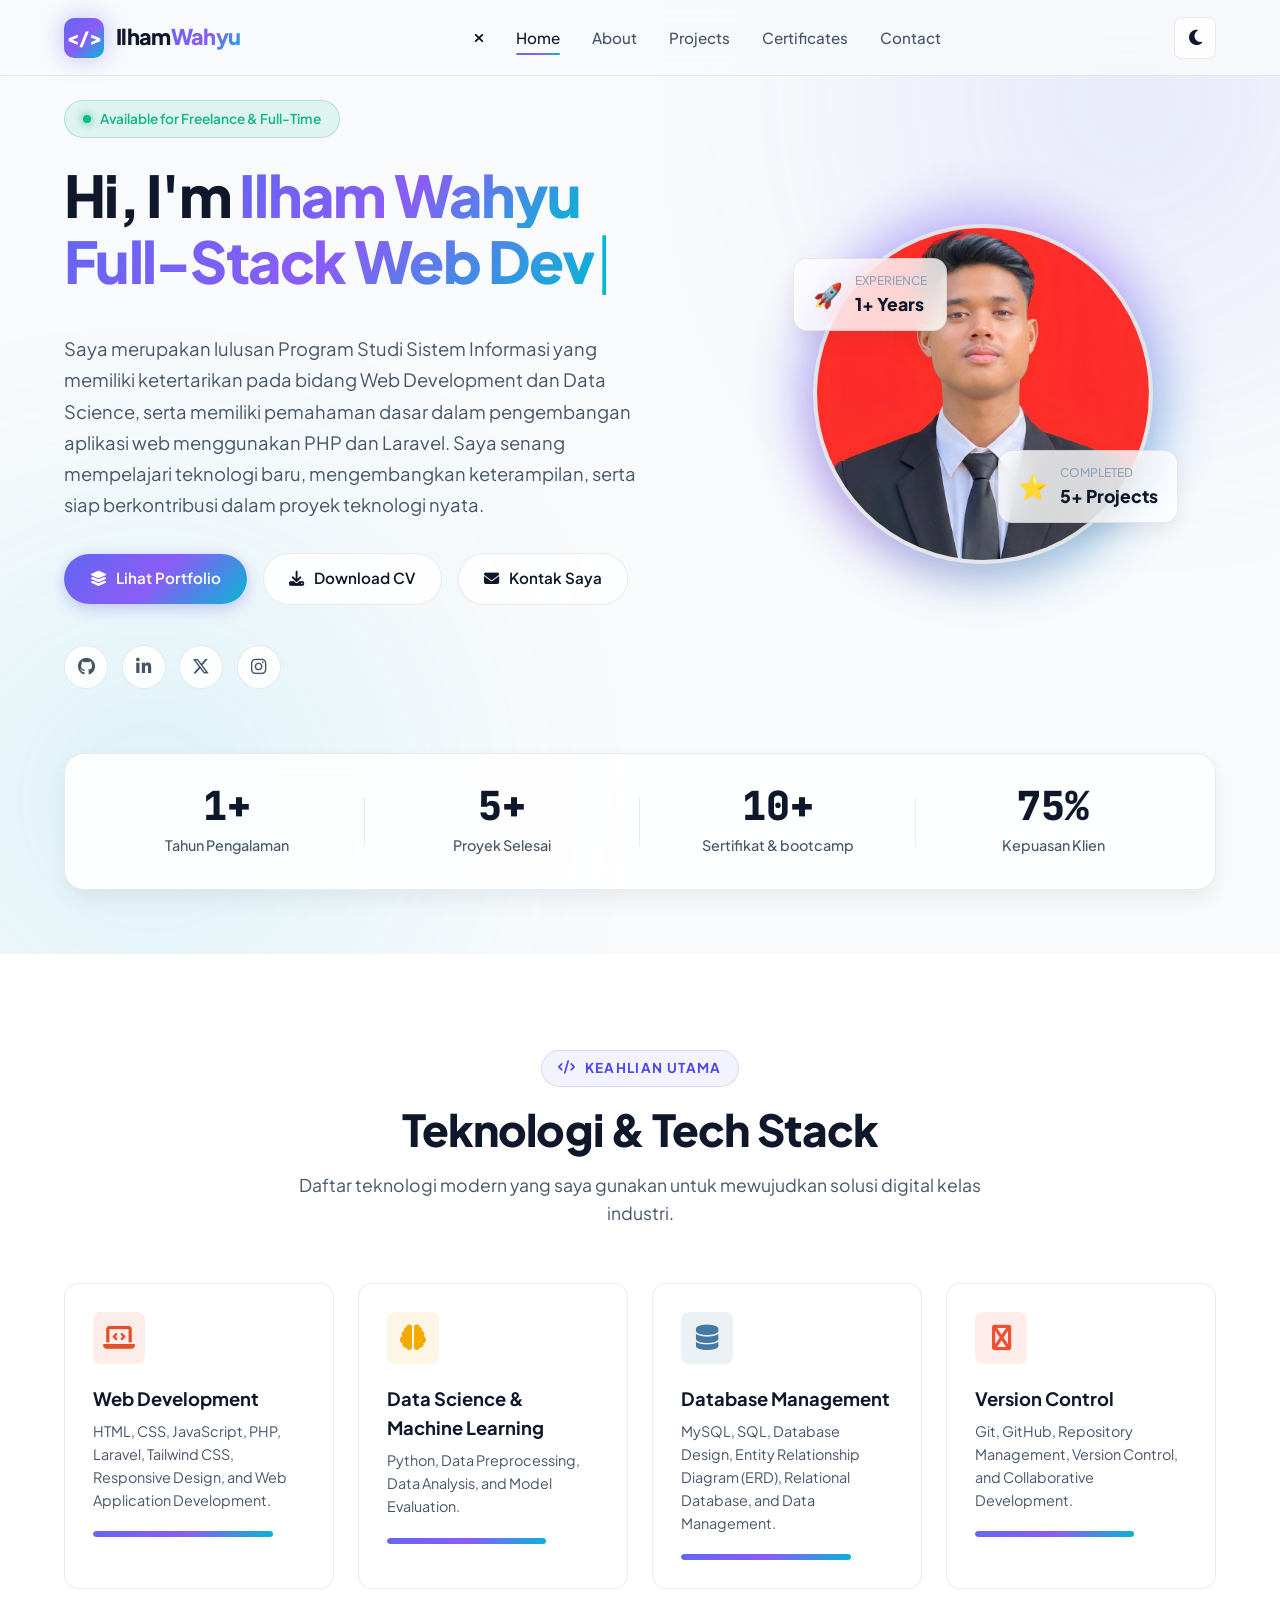
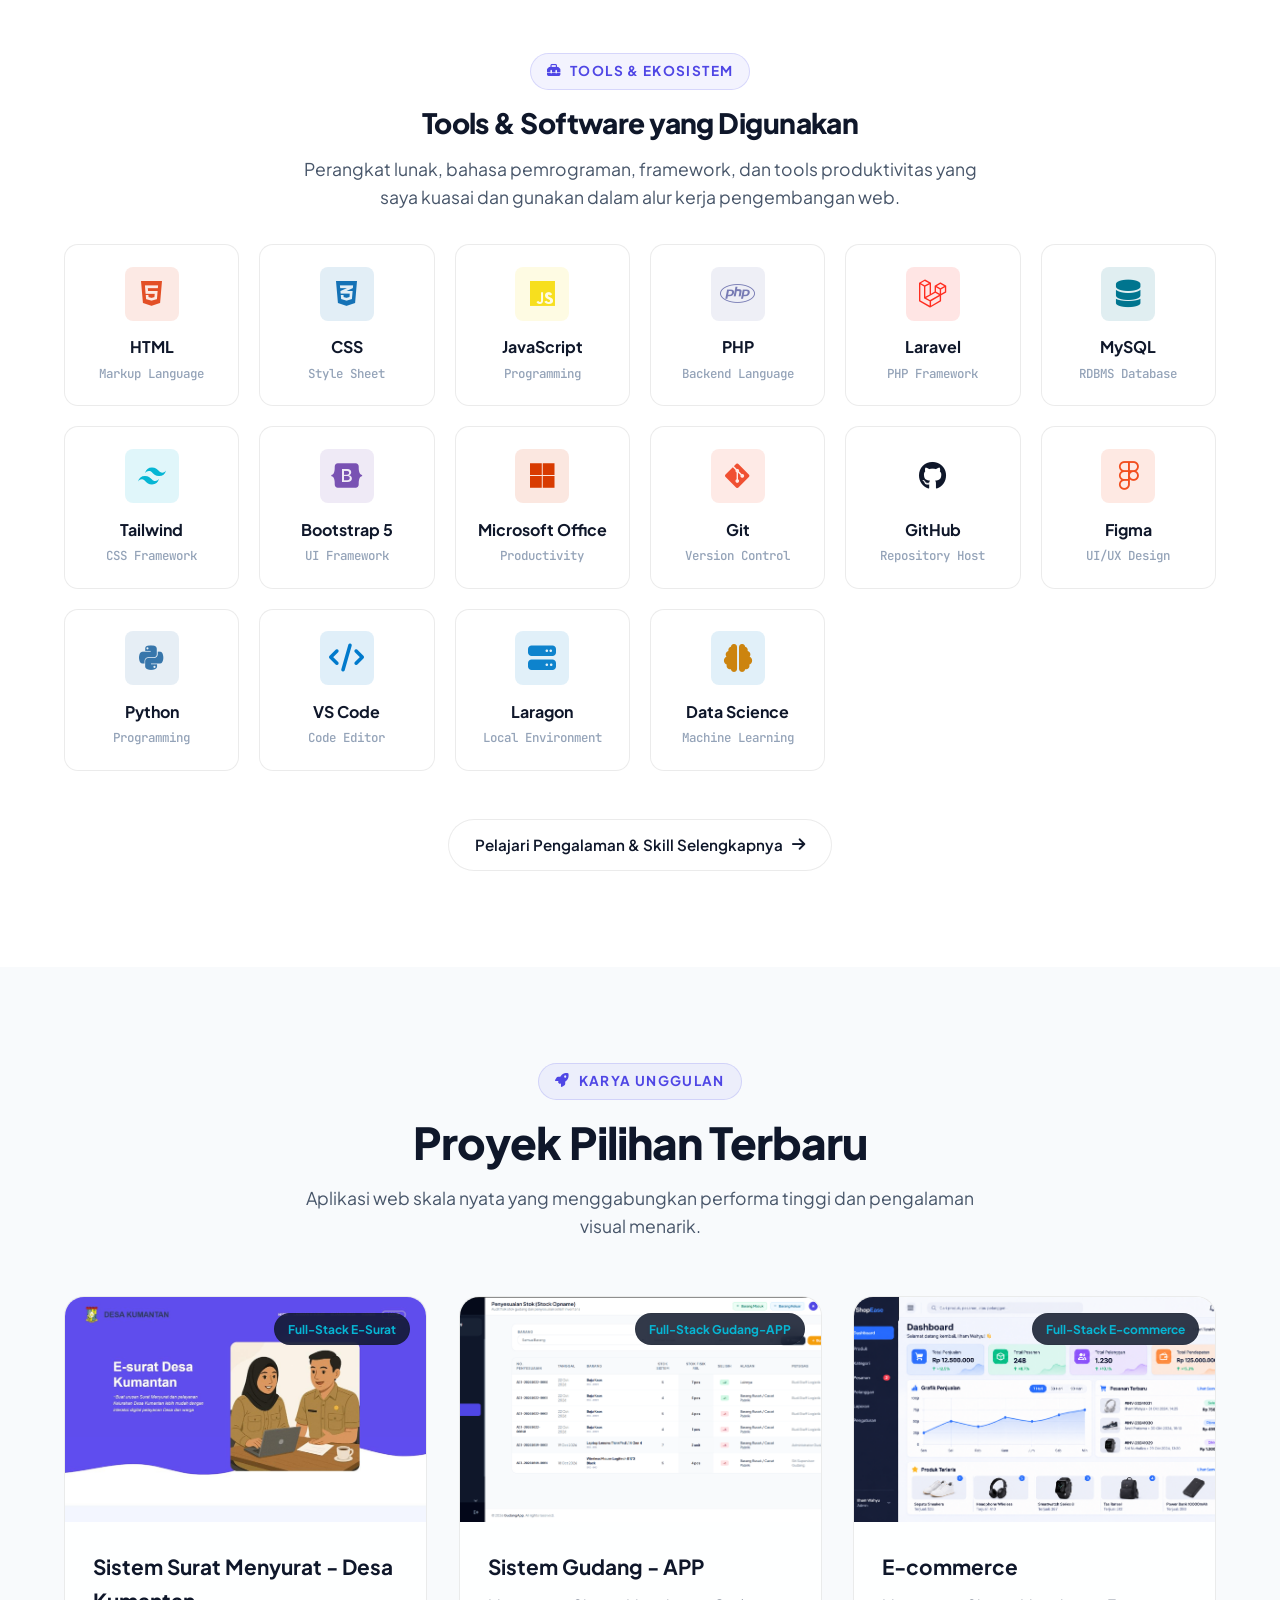
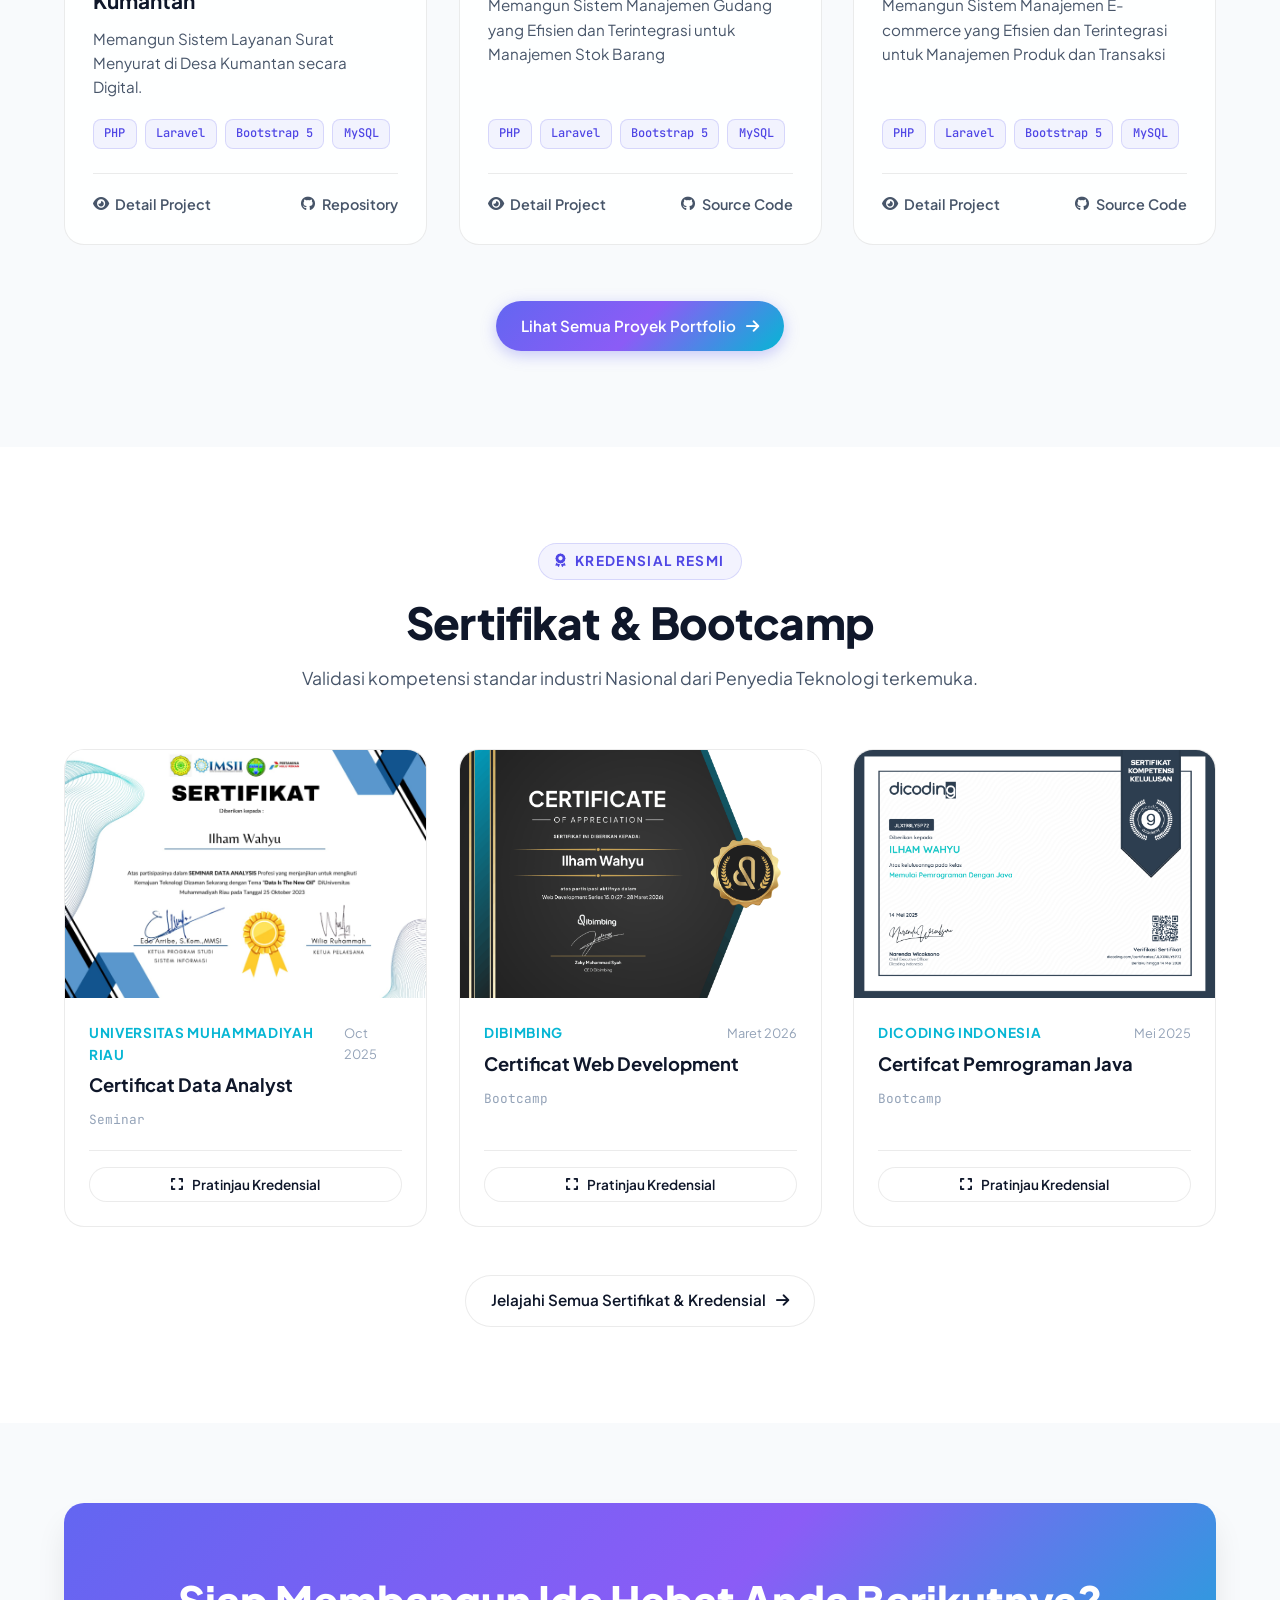
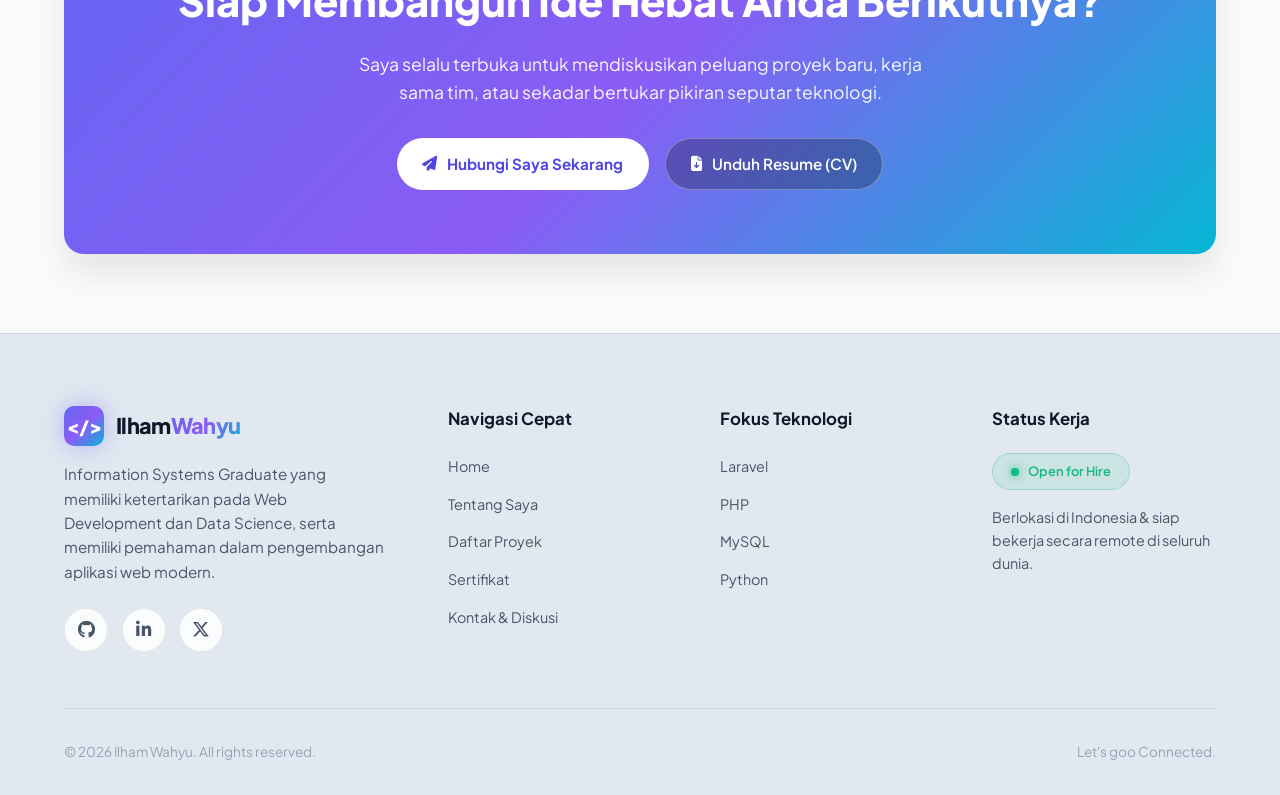
<file: index.html>
<!DOCTYPE html>
<html lang="id" data-theme="dark">

<head>
  <meta charset="UTF-8">
  <meta name="viewport" content="width=device-width, initial-scale=1.0">
  <meta name="description"
    content="Portofolio Profesional Full-Stack Developer - Modern, Interaktif, dan Responsif di Semua Perangkat.">
  <title>Ilham Wahyu | Portfolio</title>

  <!-- Favicon (Mendukung format PNG, JPEG, dan SVG) -->
  <link rel="icon" type="image/png" href="assets/img/Logo1.png">

  <!-- Font Awesome 6 Icons -->
  <link rel="stylesheet" href="https://cdnjs.cloudflare.com/ajax/libs/font-awesome/6.5.1/css/all.min.css">

  <!-- Core Stylesheets -->
  <link rel="stylesheet" href="css/style.css">
  <link rel="stylesheet" href="css/animation.css">
  <link rel="stylesheet" href="css/responsive.css">
</head>

<body>

  <!-- Scroll Progress Indicator -->
  <div class="scroll-progress-bar"></div>

  <!-- Site Navigation Header -->
  <header class="site-header">
    <div class="container">
      <nav class="navbar">
        <a href="index.html" class="brand-logo">
          <div class="logo-icon">&lt;/&gt;</div>
          <span>Ilham<span class="gradient-text">Wahyu</span></span>
        </a>

        <!-- Desktop & Mobile Navigation Links -->
        <ul class="nav-menu">
          <li><a href="index.html" class="nav-link active">Home</a></li>
          <li><a href="about.html" class="nav-link">About</a></li>
          <li><a href="projects.html" class="nav-link">Projects</a></li>
          <li><a href="certificate.html" class="nav-link">Certificates</a></li>
          <li><a href="contact.html" class="nav-link">Contact</a></li>
        </ul>

        <!-- Right Header Actions -->
        <div class="header-actions">
          <button class="theme-toggle-btn" aria-label="Toggle Dark/Light Mode">
            <i class="fa-solid fa-sun"></i>
          </button>
          <a href="contact.html" class="btn btn-primary btn-sm"
            style="display: none; @media(min-width: 640px){display: inline-flex;}">
            <i class="fa-solid fa-paper-plane"></i> Let's Talk
          </a>
          <button class="menu-toggle" aria-label="Open Mobile Menu">
            <i class="fa-solid fa-bars-staggered"></i>
          </button>
        </div>
      </nav>
    </div>
  </header>

  <!-- Main Content -->
  <main>
    <!-- HERO SECTION -->
    <section class="section hero-section">
      <div class="container">
        <div class="hero-grid">
          <!-- Text Content -->
          <div class="hero-content reveal-init">
            <div class="hero-status-pill">
              <span class="status-dot"></span>
              <span>Available for Freelance &amp; Full-Time</span>
            </div>

            <h1 class="hero-title">
              Hi, I'm <span class="gradient-text">Ilham Wahyu</span><br>
              <div class="hero-typewriter-wrap">
                <span data-typewriter data-words='["Full-Stack Web Dev", "Data Science", "UI/UX &amp; Desaign"]'
                  data-wait="2400">
                  Full-Stack Developer
                </span>
              </div>
            </h1>

            <p class="hero-description">
              Saya merupakan lulusan Program Studi Sistem Informasi yang memiliki ketertarikan pada bidang Web
              Development dan Data Science, serta memiliki pemahaman dasar dalam pengembangan aplikasi
              web menggunakan PHP dan Laravel. Saya senang mempelajari teknologi baru, mengembangkan keterampilan, serta
              siap berkontribusi dalam proyek teknologi nyata.
            </p>

            <div class="hero-actions">
              <a href="about.html" class="btn btn-primary">
                <i class="fa-solid fa-layer-group"></i> Lihat Portfolio
              </a>
              <a href="assets/file/CV_ilham_wahyu.pdf" download="CV_Ilham_Wahyu.pdf" class="btn btn-outline">
                <i class="fa-solid fa-download"></i> Download CV
              </a>
              <a href="contact.html" class="btn btn-outline">
                <i class="fa-solid fa-envelope"></i> Kontak Saya
              </a>
            </div>

            <div class="hero-socials">
              <a href="https://github.com/ilhamwahyu30" target="_blank" rel="noopener noreferrer" class="social-link"
                aria-label="GitHub">
                <i class="fa-brands fa-github"></i>
              </a>
              <a href="https://www.linkedin.com/in/ilhamwahyuu/" target="_blank" rel="noopener noreferrer"
                class="social-link" aria-label="LinkedIn">
                <i class="fa-brands fa-linkedin-in"></i>
              </a>
              <a href="https://x.com/Ilhamwahyu99_" target="_blank" rel="noopener noreferrer" class="social-link"
                aria-label="Twitter">
                <i class="fa-brands fa-x-twitter"></i>
              </a>
              <a href="https://www.instagram.com/iilhamwhyu__/" target="_blank" rel="noopener noreferrer"
                class="social-link" aria-label="Instagram">
                <i class="fa-brands fa-instagram"></i>
              </a>
            </div>
          </div>

          <!-- Hero Avatar & Graphic Visual -->
          <div class="hero-visual reveal-init delay-200">
            <div class="avatar-wrapper">
              <div class="avatar-glow-ring"></div>
              <img src="assets/img/profile.png" alt="Ilham Wahyu - Full Stack Developer" class="avatar-img"
                onerror="this.onerror=null; this.src='assets/img/profile.svg';">

              <!-- Floating Badges -->
              <div class="floating-badge badge-pos-1">
                <span class="badge-icon">🚀</span>
                <div>
                  <div class="badge-title">Experience</div>
                  <div class="badge-val">1+ Years</div>
                </div>
              </div>

              <div class="floating-badge badge-pos-2">
                <span class="badge-icon">⭐</span>
                <div>
                  <div class="badge-title">Completed</div>
                  <div class="badge-val">5+ Projects</div>
                </div>
              </div>
            </div>
          </div>
        </div>

        <!-- Metric Counter Strip -->
        <div class="stats-banner reveal-init delay-300">
          <div class="stats-grid">
            <div class="stat-item">
              <div class="stat-number">1+</div>
              <div class="stat-label">Tahun Pengalaman</div>
            </div>
            <div class="stat-item">
              <div class="stat-number">5+</div>
              <div class="stat-label">Proyek Selesai</div>
            </div>
            <div class="stat-item">
              <div class="stat-number">10+</div>
              <div class="stat-label">Sertifikat & bootcamp</div>
            </div>
            <div class="stat-item">
              <div class="stat-number">75%</div>
              <div class="stat-label">Kepuasan Klien</div>
            </div>
          </div>
        </div>
      </div>
    </section>

    <!-- FEATURED SKILLS SECTION -->
    <section class="section" style="background: var(--bg-secondary);">
      <div class="container">
        <div class="section-header reveal-init">
          <span class="section-tag"><i class="fa-solid fa-code"></i> Keahlian Utama</span>
          <h2 class="section-title">Teknologi &amp; Tech Stack</h2>
          <p class="section-subtitle">Daftar teknologi modern yang saya gunakan untuk mewujudkan solusi digital kelas
            industri.</p>
        </div>

        <div class="skills-grid">
          <!-- Skill 1 -->
          <div class="skill-card shine-effect">
            <div class="skill-icon-wrap" style="color: #e34f26; background: rgba(227, 79, 38, 0.1);">
              <i class="fa-solid fa-laptop-code"></i>
            </div>
            <h3 class="skill-title">Web Development</h3>
            <p class="skill-desc">HTML, CSS, JavaScript, PHP, Laravel, Tailwind CSS, Responsive Design, and Web
              Application Development.</p>
            <div class="skill-progress-bar">
              <div class="skill-progress-fill" style="width: 85%;"></div>
            </div>
          </div>

          <!-- Skill 2 -->
          <div class="skill-card shine-effect">
            <div class="skill-icon-wrap" style="color: #f2a900; background: rgba(242, 169, 0, 0.1);">
              <i class="fa-solid fa-brain"></i>
            </div>
            <h3 class="skill-title">Data Science &amp; Machine Learning</h3>
            <p class="skill-desc">Python, Data Preprocessing, Data Analysis, and Model
              Evaluation.</p>
            <div class="skill-progress-bar">
              <div class="skill-progress-fill" style="width: 75%;"></div>
            </div>
          </div>

          <!-- Skill 3 -->
          <div class="skill-card shine-effect">
            <div class="skill-icon-wrap" style="color: #4479a1; background: rgba(68, 121, 161, 0.1);">
              <i class="fa-solid fa-database"></i>
            </div>
            <h3 class="skill-title">Database Management</h3>
            <p class="skill-desc">MySQL, SQL, Database Design, Entity Relationship Diagram (ERD), Relational Database,
              and Data Management.</p>
            <div class="skill-progress-bar">
              <div class="skill-progress-fill" style="width: 80%;"></div>
            </div>
          </div>

          <!-- Skill 4 -->
          <div class="skill-card shine-effect">
            <div class="skill-icon-wrap" style="color: #f05032; background: rgba(240, 80, 50, 0.1);">
              <i class="fa-brands fa-code-branch"></i>
            </div>
            <h3 class="skill-title">Version Control</h3>
            <p class="skill-desc">
              Git, GitHub, Repository Management, Version Control, and Collaborative Development.
            </p>
            <div class="skill-progress-bar">
              <div class="skill-progress-fill" style="width: 75%;"></div>
            </div>
          </div>
        </div>

        <!-- TOOLS & TECHNOLOGIES SHOWCASE -->
        <div style="margin-top: 4rem;">
          <div class="section-header reveal-init" style="margin-bottom: 2rem;">
            <span class="section-tag"><i class="fa-solid fa-toolbox"></i> Tools &amp; Ekosistem</span>
            <h3 class="section-title" style="font-size: 1.75rem;">Tools &amp; Software yang Digunakan</h3>
            <p class="section-subtitle">
              Perangkat lunak, bahasa pemrograman, framework, dan tools produktivitas yang saya kuasai dan gunakan dalam
              alur kerja pengembangan web.
            </p>
          </div>

          <div class="tools-grid reveal-init">
            <!-- 1. HTML -->
            <div class="tool-card shine-effect">
              <div class="tool-icon" style="color: #e34f26; background: rgba(227, 79, 38, 0.12);">
                <i class="fa-brands fa-html5"></i>
              </div>
              <h4 class="tool-name">HTML</h4>
              <span class="tool-category">Markup Language</span>
            </div>

            <!-- 2. CSS -->
            <div class="tool-card shine-effect">
              <div class="tool-icon" style="color: #1572b6; background: rgba(21, 114, 182, 0.12);">
                <i class="fa-brands fa-css3-alt"></i>
              </div>
              <h4 class="tool-name">CSS</h4>
              <span class="tool-category">Style Sheet</span>
            </div>

            <!-- 3. JavaScript -->
            <div class="tool-card shine-effect">
              <div class="tool-icon" style="color: #f7df1e; background: rgba(247, 223, 30, 0.12);">
                <i class="fa-brands fa-js"></i>
              </div>
              <h4 class="tool-name">JavaScript</h4>
              <span class="tool-category">Programming</span>
            </div>

            <!-- 4. PHP -->
            <div class="tool-card shine-effect">
              <div class="tool-icon" style="color: #777bb4; background: rgba(119, 123, 180, 0.12);">
                <i class="fa-brands fa-php"></i>
              </div>
              <h4 class="tool-name">PHP</h4>
              <span class="tool-category">Backend Language</span>
            </div>

            <!-- 5. Laravel -->
            <div class="tool-card shine-effect">
              <div class="tool-icon" style="color: #ff2d20; background: rgba(255, 45, 32, 0.12);">
                <i class="fa-brands fa-laravel"></i>
              </div>
              <h4 class="tool-name">Laravel</h4>
              <span class="tool-category">PHP Framework</span>
            </div>

            <!-- 6. MySQL -->
            <div class="tool-card shine-effect">
              <div class="tool-icon" style="color: #00758f; background: rgba(0, 117, 143, 0.12);">
                <i class="fa-solid fa-database"></i>
              </div>
              <h4 class="tool-name">MySQL</h4>
              <span class="tool-category">RDBMS Database</span>
            </div>

            <!-- 7. Tailwind CSS -->
            <div class="tool-card shine-effect">
              <div class="tool-icon" style="color: #06b6d4; background: rgba(6, 182, 212, 0.12);">
                <svg viewBox="0 0 24 24" width="28" height="28" fill="currentColor">
                  <path
                    d="M12.001 4.8c-3.2 0-5.2 1.6-6 4.8 1.2-1.6 2.6-2.2 4.2-1.8.913.228 1.565.89 2.288 1.624C13.666 10.618 15.027 12 18.001 12c3.2 0 5.2-1.6 6-4.8-1.2 1.6-2.6 2.2-4.2 1.8-.913-.228-1.565-.89-2.288-1.624C16.337 6.182 14.976 4.8 12.001 4.8zm-6 7.2c-3.2 0-5.2 1.6-6 4.8 1.2-1.6 2.6-2.2 4.2-1.8.913.228 1.565.89 2.288 1.624 1.177 1.194 2.538 2.576 5.512 2.576 3.2 0 5.2-1.6 6-4.8-1.2 1.6-2.6 2.2-4.2 1.8-.913-.228-1.565-.89-2.288-1.624C10.336 13.382 8.975 12 6.001 12z" />
                </svg>
              </div>
              <h4 class="tool-name">Tailwind</h4>
              <span class="tool-category">CSS Framework</span>
            </div>

            <!-- 8. Bootstrap 5 -->
            <div class="tool-card shine-effect">
              <div class="tool-icon" style="color: #7952b3; background: rgba(121, 82, 179, 0.12);">
                <i class="fa-brands fa-bootstrap"></i>
              </div>
              <h4 class="tool-name">Bootstrap 5</h4>
              <span class="tool-category">UI Framework</span>
            </div>

            <!-- 9. Microsoft Office -->
            <div class="tool-card shine-effect">
              <div class="tool-icon" style="color: #d83b01; background: rgba(216, 59, 1, 0.12);">
                <i class="fa-brands fa-microsoft"></i>
              </div>
              <h4 class="tool-name">Microsoft Office</h4>
              <span class="tool-category">Productivity</span>
            </div>

            <!-- 10. Git -->
            <div class="tool-card shine-effect">
              <div class="tool-icon" style="color: #f05032; background: rgba(240, 80, 50, 0.12);">
                <i class="fa-brands fa-git-alt"></i>
              </div>
              <h4 class="tool-name">Git</h4>
              <span class="tool-category">Version Control</span>
            </div>

            <!-- 11. GitHub -->
            <div class="tool-card shine-effect">
              <div class="tool-icon" style="color: var(--text-primary); background: rgba(255, 255, 255, 0.08);">
                <i class="fa-brands fa-github"></i>
              </div>
              <h4 class="tool-name">GitHub</h4>
              <span class="tool-category">Repository Host</span>
            </div>

            <!-- 12. Figma -->
            <div class="tool-card shine-effect">
              <div class="tool-icon" style="color: #f24e1e; background: rgba(242, 78, 30, 0.12);">
                <i class="fa-brands fa-figma"></i>
              </div>
              <h4 class="tool-name">Figma</h4>
              <span class="tool-category">UI/UX Design</span>
            </div>

            <!-- 13. Python -->
            <div class="tool-card shine-effect">
              <div class="tool-icon" style="color: #3776ab; background: rgba(55, 118, 171, 0.12);">
                <i class="fa-brands fa-python"></i>
              </div>
              <h4 class="tool-name">Python</h4>
              <span class="tool-category">Programming</span>
            </div>

            <!-- 14. VS Code -->
            <div class="tool-card shine-effect">
              <div class="tool-icon" style="color: #007acc; background: rgba(0, 122, 204, 0.12);">
                <i class="fa-solid fa-code"></i>
              </div>
              <h4 class="tool-name">VS Code</h4>
              <span class="tool-category">Code Editor</span>
            </div>

            <!-- 15. Laragon -->
            <div class="tool-card shine-effect">
              <div class="tool-icon" style="color: #0e83cd; background: rgba(14, 131, 205, 0.12);">
                <i class="fa-solid fa-server"></i>
              </div>
              <h4 class="tool-name">Laragon</h4>
              <span class="tool-category">Local Environment</span>
            </div>

            <!-- 16. Data Science & Machine Learning -->
            <div class="tool-card shine-effect">
              <div class="tool-icon" style="color: #cc840f; background: rgba(14, 131, 205, 0.12);">
                <i class="fa-solid fa-brain"></i>
              </div>
              <h4 class="tool-name">Data Science</h4>
              <span class="tool-category">Machine Learning</span>
            </div>
          </div>
        </div>

        <div style="text-align: center; margin-top: 3rem;">
          <a href="about.html" class="btn btn-outline">
            Pelajari Pengalaman &amp; Skill Selengkapnya <i class="fa-solid fa-arrow-right"></i>
          </a>
        </div>
      </div>
    </section>

    <!-- FEATURED PROJECTS PREVIEW -->
    <section class="section">
      <div class="container">
        <div class="section-header reveal-init">
          <span class="section-tag"><i class="fa-solid fa-rocket"></i> Karya Unggulan</span>
          <h2 class="section-title">Proyek Pilihan Terbaru</h2>
          <p class="section-subtitle">Aplikasi web skala nyata yang menggabungkan performa tinggi dan pengalaman visual
            menarik.</p>
        </div>

        <div class="projects-grid">
          <!-- Project 1 -->
          <article class="project-card shine-effect" data-category="fullstack">
            <div class="project-thumb">
              <span class="project-badge">Full-Stack E-Surat </span>
              <img src="assets/img/project1.png" alt="Nexus E-Commerce Platform" loading="lazy">
            </div>
            <div class="project-body">
              <h3 class="project-title">Sistem Surat Menyurat - Desa Kumantan</h3>
              <p class="project-desc">
                Memangun Sistem Layanan Surat Menyurat di Desa Kumantan secara Digital.
              </p>
              <div class="tech-tags">
                <span class="tech-tag">PHP</span>
                <span class="tech-tag">Laravel</span>
                <span class="tech-tag">Bootstrap 5</span>
                <span class="tech-tag">MySQL</span>
              </div>
              <div class="project-links">
                <a href="#" class="project-link demo-link open-project-modal">
                  <i class="fa-solid fa-eye"></i> Detail Project
                </a>
                <a href="https://github.com/ilhamwahyu30" target="_blank" rel="noopener noreferrer"
                  class="project-link repo-link" style="margin-left: auto;">
                  <i class="fa-brands fa-github"></i> Repository
                </a>
              </div>
            </div>
          </article>

          <!-- Project 2 -->
          <article class="project-card shine-effect" data-category="ai web">
            <div class="project-thumb">
              <span class="project-badge">Full-Stack Gudang-APP</span>
              <img src="assets/img/project2.png" alt="Synapse AI Studio" loading="lazy">
            </div>
            <div class="project-body">
              <h3 class="project-title">Sistem Gudang - APP</h3>
              <p class="project-desc">
                Memangun Sistem Manajemen Gudang yang Efisien dan Terintegrasi untuk Manajemen Stok Barang
              </p>
              <div class="tech-tags">
                <span class="tech-tag">PHP</span>
                <span class="tech-tag">Laravel</span>
                <span class="tech-tag">Bootstrap 5</span>
                <span class="tech-tag">MySQL</span>
              </div>
              <div class="project-links">
                <a href="#" class="project-link demo-link open-project-modal">
                  <i class="fa-solid fa-eye"></i> Detail Project
                </a>
                <a href="#" target="_blank" rel="noopener noreferrer" class="project-link repo-link"
                  style="margin-left: auto;">
                  <i class="fa-brands fa-github"></i> Source Code
                </a>
              </div>
            </div>
          </article>

          <!-- Project 3 -->
          <article class="project-card shine-effect" data-category="mobile web">
            <div class="project-thumb">
              <span class="project-badge">Full-Stack E-commerce</span>
              <img src="assets/img/project3.png" alt="PayFlow Global Vault" loading="lazy">
            </div>
            <div class="project-body">
              <h3 class="project-title">E-commerce</h3>
              <p class="project-desc">
                Memangun Sistem Manajemen E-commerce yang Efisien dan Terintegrasi untuk Manajemen Produk dan Transaksi
              </p>
              <div class="tech-tags">
                <span class="tech-tag">PHP</span>
                <span class="tech-tag">Laravel</span>
                <span class="tech-tag">Bootstrap 5</span>
                <span class="tech-tag">MySQL</span>
              </div>
              <div class="project-links">
                <a href="#" class="project-link demo-link open-project-modal">
                  <i class="fa-solid fa-eye"></i> Detail Project
                </a>
                <a href="#" target="_blank" rel="noopener noreferrer" class="project-link repo-link"
                  style="margin-left: auto;">
                  <i class="fa-brands fa-github"></i> Source Code
                </a>
              </div>
            </div>
          </article>
        </div>

        <div style="text-align: center; margin-top: 3.5rem;">
          <a href="projects.html" class="btn btn-primary">
            Lihat Semua Proyek Portfolio <i class="fa-solid fa-arrow-right"></i>
          </a>
        </div>
      </div>
    </section>

    <!-- FEATURED CERTIFICATES HIGHLIGHT -->
    <section class="section" style="background: var(--bg-secondary);">
      <div class="container">
        <div class="section-header reveal-init">
          <span class="section-tag"><i class="fa-solid fa-award"></i> Kredensial Resmi</span>
          <h2 class="section-title">Sertifikat & Bootcamp</h2>
          <p class="section-subtitle">Validasi kompetensi standar industri Nasional dari Penyedia Teknologi
            terkemuka.</p>
        </div>

        <div class="cert-grid">
          <!-- Cert 1 -->
          <article class="cert-card shine-effect">
            <div class="cert-preview">
              <img src="assets/sertifikat/sertifikatAnalyst.jpg" alt="AWS Solutions Architect Certificate"
                loading="lazy">
              <div class="cert-overlay">
                <i class="fa-solid fa-magnifying-glass-plus"></i>
              </div>
            </div>
            <div class="cert-info">
              <div class="cert-org-row">
                <span class="cert-org">Universitas Muhammadiyah Riau</span>
                <span class="cert-date">Oct 2025</span>
              </div>
              <h3 class="cert-name">Certificat Data Analyst</h3>
              <div class="cert-id">Seminar</div>
              <div class="cert-actions">
                <button class="btn btn-outline btn-sm view-cert-btn" style="width: 100%;">
                  <i class="fa-solid fa-expand"></i> Pratinjau Kredensial
                </button>
              </div>
            </div>
          </article>

          <!-- Cert 2 -->
          <article class="cert-card shine-effect">
            <div class="cert-preview">
              <img src="assets/sertifikat/sertifikatWebDev.png" alt="Google Cloud Professional Developer"
                loading="lazy">
              <div class="cert-overlay">
                <i class="fa-solid fa-magnifying-glass-plus"></i>
              </div>
            </div>
            <div class="cert-info">
              <div class="cert-org-row">
                <span class="cert-org">Dibimbing</span>
                <span class="cert-date">Maret 2026</span>
              </div>
              <h3 class="cert-name">Certificat Web Development</h3>
              <div class="cert-id">Bootcamp</div>
              <div class="cert-actions">
                <button class="btn btn-outline btn-sm view-cert-btn" style="width: 100%;">
                  <i class="fa-solid fa-expand"></i> Pratinjau Kredensial
                </button>
              </div>
            </div>
          </article>

          <!-- Cert 3 -->
          <article class="cert-card shine-effect">
            <div class="cert-preview">
              <img src="assets/sertifikat/sertifikatJava.png" alt="Dicoding Front-End Expert" loading="lazy">
              <div class="cert-overlay">
                <i class="fa-solid fa-magnifying-glass-plus"></i>
              </div>
            </div>
            <div class="cert-info">
              <div class="cert-org-row">
                <span class="cert-org">Dicoding Indonesia</span>
                <span class="cert-date">Mei 2025</span>
              </div>
              <h3 class="cert-name">Certifcat Pemrograman Java</h3>
              <div class="cert-id">Bootcamp</div>
              <div class="cert-actions">
                <button class="btn btn-outline btn-sm view-cert-btn" style="width: 100%;">
                  <i class="fa-solid fa-expand"></i> Pratinjau Kredensial
                </button>
              </div>
            </div>
          </article>
        </div>

        <div style="text-align: center; margin-top: 3rem;">
          <a href="certificate.html" class="btn btn-outline">
            Jelajahi Semua Sertifikat &amp; Kredensial <i class="fa-solid fa-arrow-right"></i>
          </a>
        </div>
      </div>
    </section>

    <!-- CALL TO ACTION BANNER -->
    <section class="section" style="padding: 5rem 0;">
      <div class="container">
        <div
          style="background: var(--accent-gradient); border-radius: var(--radius-lg); padding: 4rem 2rem; text-align: center; color: #fff; box-shadow: var(--shadow-lg);"
          class="reveal-init">
          <h2 style="font-size: clamp(1.8rem, 3.5vw, 2.6rem); font-weight: 800; margin-bottom: 1rem;">Siap Membangun Ide
            Hebat Anda Berikutnya?</h2>
          <p style="font-size: 1.1rem; opacity: 0.95; max-width: 600px; margin: 0 auto 2rem auto;">
            Saya selalu terbuka untuk mendiskusikan peluang proyek baru, kerja sama tim, atau sekadar bertukar pikiran
            seputar teknologi.
          </p>
          <div style="display: flex; justify-content: center; gap: 1rem; flex-wrap: wrap;">
            <a href="contact.html" class="btn" style="background: #ffffff; color: #4f46e5; font-weight: 700;">
              <i class="fa-solid fa-paper-plane"></i> Hubungi Saya Sekarang
            </a>
            <a href="assets/file/CV_ilham_wahyu.pdf" download="CV_ilham_wahyu.pdf" class="btn"
              style="background: rgba(0,0,0,0.25); color: #fff; border: 1px solid rgba(255,255,255,0.3);">
              <i class="fa-solid fa-file-arrow-down"></i> Unduh Resume (CV)
            </a>
          </div>
        </div>
      </div>
    </section>
  </main>

  <!-- Project Details Modal Window -->
  <div class="modal-backdrop" id="project-modal" aria-hidden="true" role="dialog">
    <div class="modal-window">
      <button class="modal-close-btn" aria-label="Tutup"><i class="fa-solid fa-xmark"></i></button>
      <div class="modal-content-area"></div>
    </div>
  </div>

  <!-- Certificate Lightbox Modal Window -->
  <div class="modal-backdrop" id="cert-modal" aria-hidden="true" role="dialog">
    <div class="modal-window">
      <button class="modal-close-btn" aria-label="Tutup"><i class="fa-solid fa-xmark"></i></button>
      <div class="modal-content-area"></div>
    </div>
  </div>

  <!-- Toast Notification Root -->
  <div class="toast-container"></div>

  <!-- Site Footer -->
  <footer class="site-footer">
    <div class="container">
      <div class="footer-grid">
        <!-- Col 1: Brand & Bio -->
        <div class="footer-brand">
          <a href="index.html" class="brand-logo">
            <div class="logo-icon">&lt;/&gt;</div>
            <span>Ilham<span class="gradient-text">Wahyu</span></span>
          </a>
          <p>
            Information Systems Graduate yang memiliki ketertarikan pada Web Development dan Data Science, serta
            memiliki pemahaman dalam pengembangan aplikasi web modern.
          </p>
          <div class="hero-socials" style="margin-top: 1.5rem;">
            <a href="https://github.com/ilhamwahyu30" target="_blank" rel="noopener noreferrer" class="social-link"
              aria-label="GitHub"><i class="fa-brands fa-github"></i></a>
            <a href="https://www.linkedin.com/in/ilhamwahyuu" target="_blank" rel="noopener noreferrer"
              class="social-link" aria-label="LinkedIn"><i class="fa-brands fa-linkedin-in"></i></a>
            <a href="https://x.com/Ilhamwahyu99_" target="_blank" rel="noopener noreferrer" class="social-link"
              aria-label="Twitter"><i class="fa-brands fa-x-twitter"></i></a>
          </div>
        </div>

        <!-- Col 2: Navigation -->
        <div>
          <h4 class="footer-col-title">Navigasi Cepat</h4>
          <ul class="footer-links">
            <li><a href="index.html">Home</a></li>
            <li><a href="about.html">Tentang Saya</a></li>
            <li><a href="projects.html">Daftar Proyek</a></li>
            <li><a href="certificate.html">Sertifikat</a></li>
            <li><a href="contact.html">Kontak &amp; Diskusi</a></li>
          </ul>
        </div>

        <!-- Col 3: Tech Focus -->
        <div>
          <h4 class="footer-col-title">Fokus Teknologi</h4>
          <ul class="footer-links">
            <li><a href="projects.html">Laravel</a></li>
            <li><a href="projects.html">PHP</a></li>
            <li><a href="projects.html">MySQL</a></li>
            <li><a href="projects.html">Python</a></li>
          </ul>
        </div>

        <!-- Col 4: Status -->
        <div>
          <h4 class="footer-col-title">Status Kerja</h4>
          <div style="margin-bottom: 1rem;">
            <span class="hero-status-pill" style="font-size: 0.8rem;">
              <span class="status-dot"></span> Open for Hire
            </span>
          </div>
          <p style="color: var(--text-secondary); font-size: 0.9rem;">
            Berlokasi di Indonesia &amp; siap bekerja secara remote di seluruh dunia.
          </p>
        </div>
      </div>

      <div class="footer-bottom">
        <div>
          &copy; 2026 Ilham Wahyu. All rights reserved.
        </div>
        <div>
          Let's goo Connected.
        </div>
      </div>
    </div>
  </footer>

  <!-- Core Scripts -->
  <script src="js/typing.js"></script>
  <script src="js/scroll.js"></script>
  <script src="js/script.js"></script>
</body>

</html>
</file>
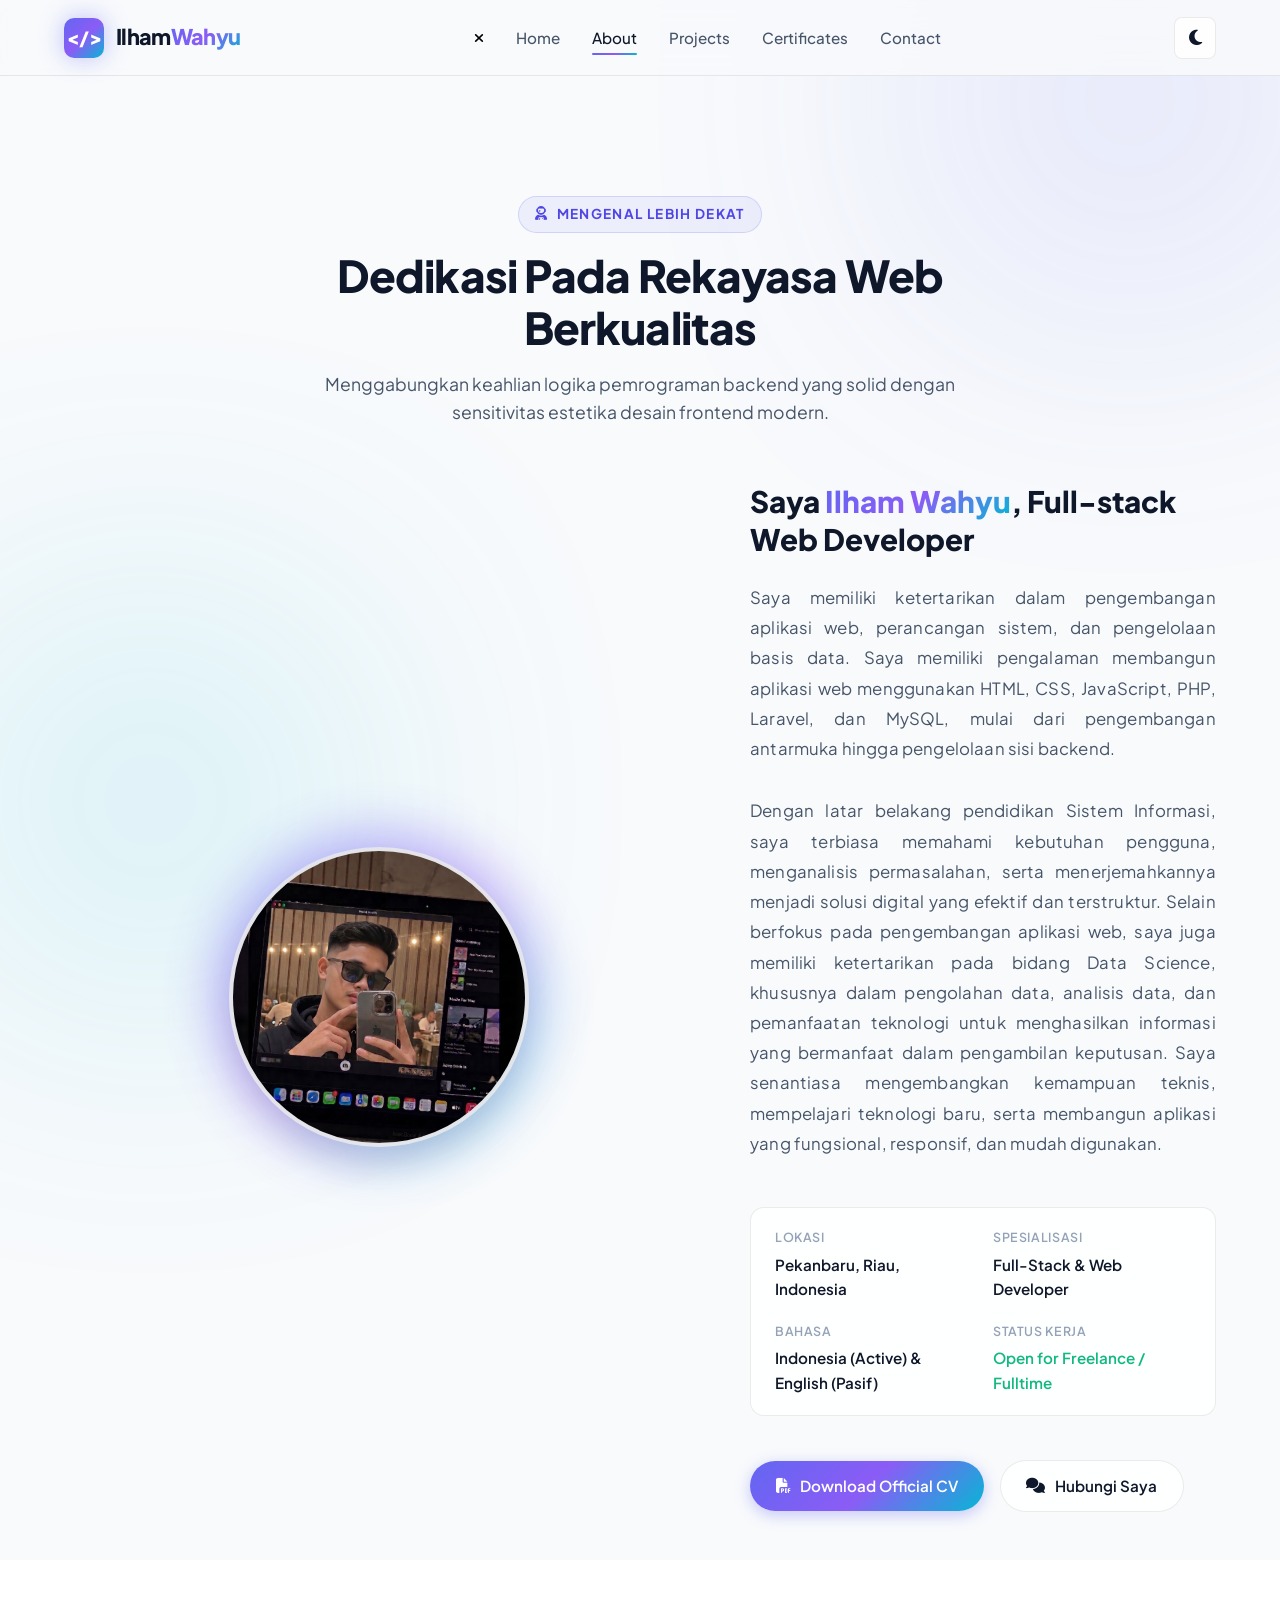
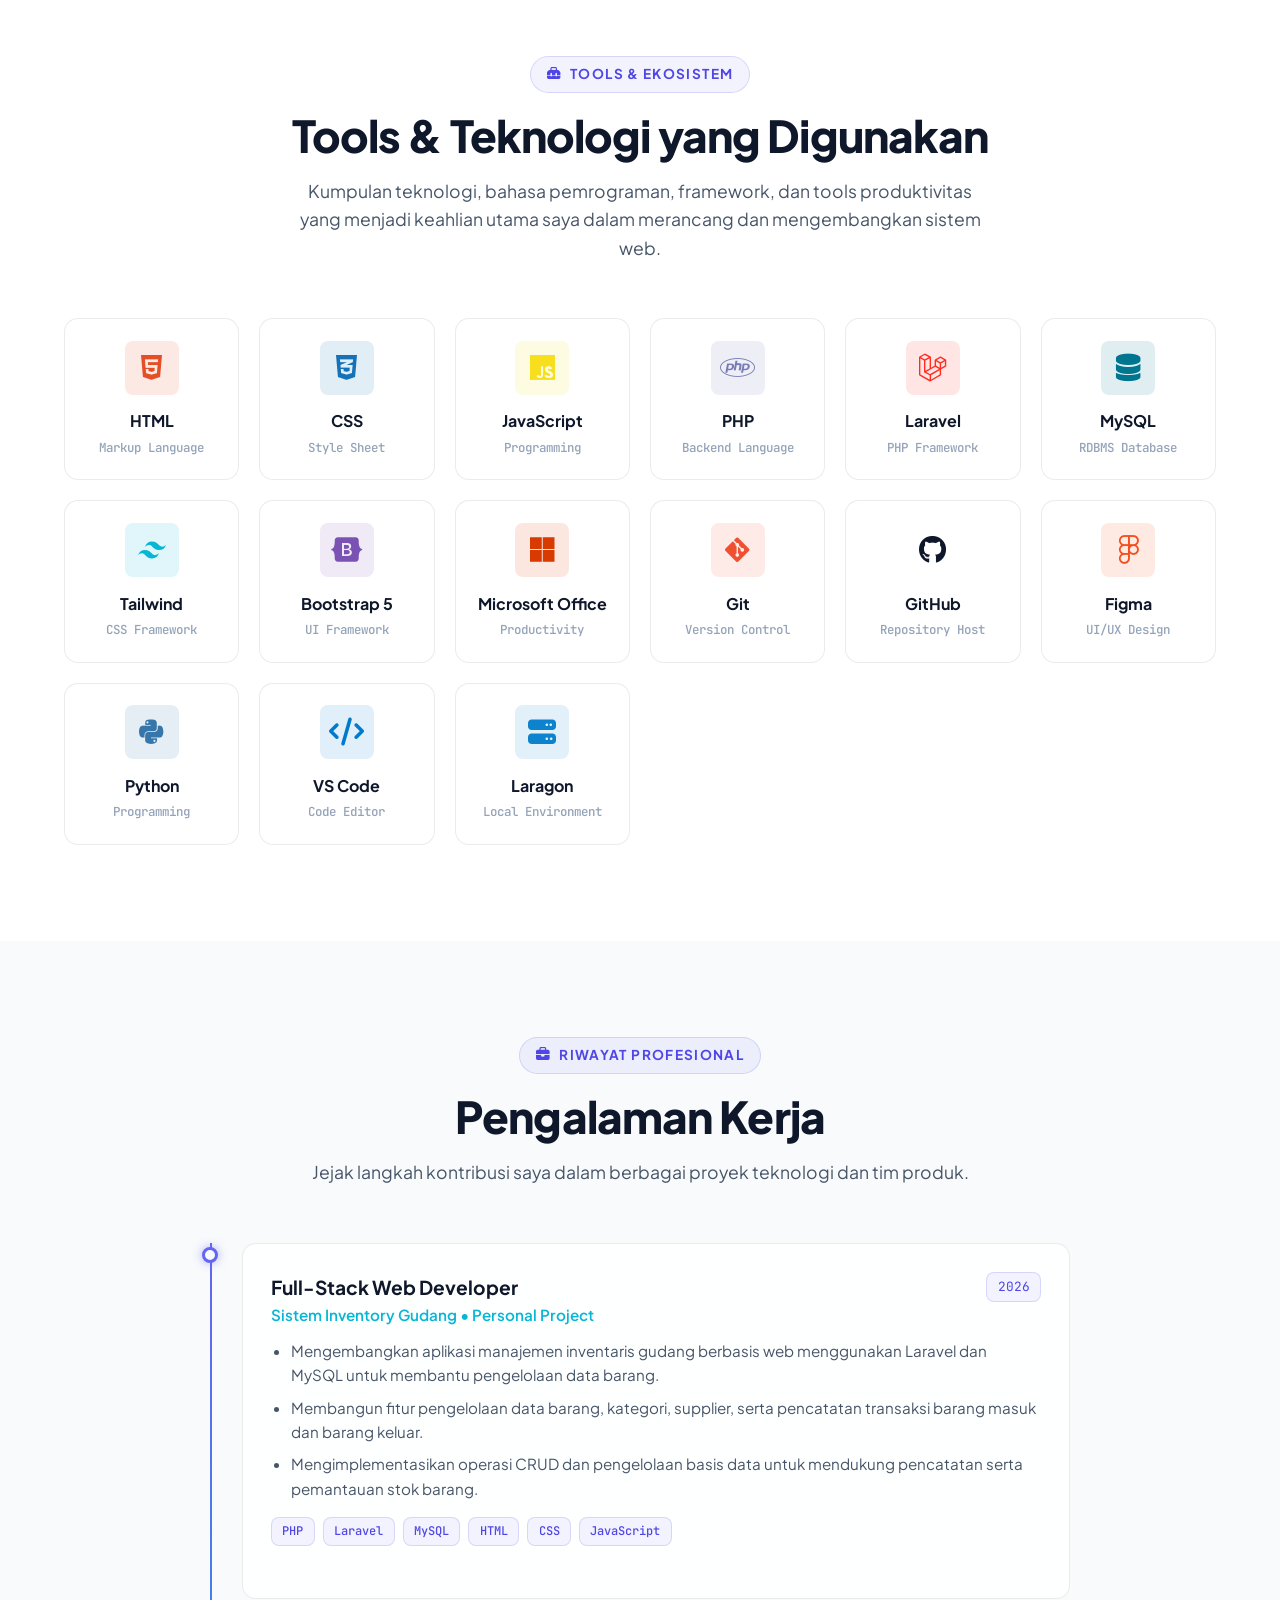
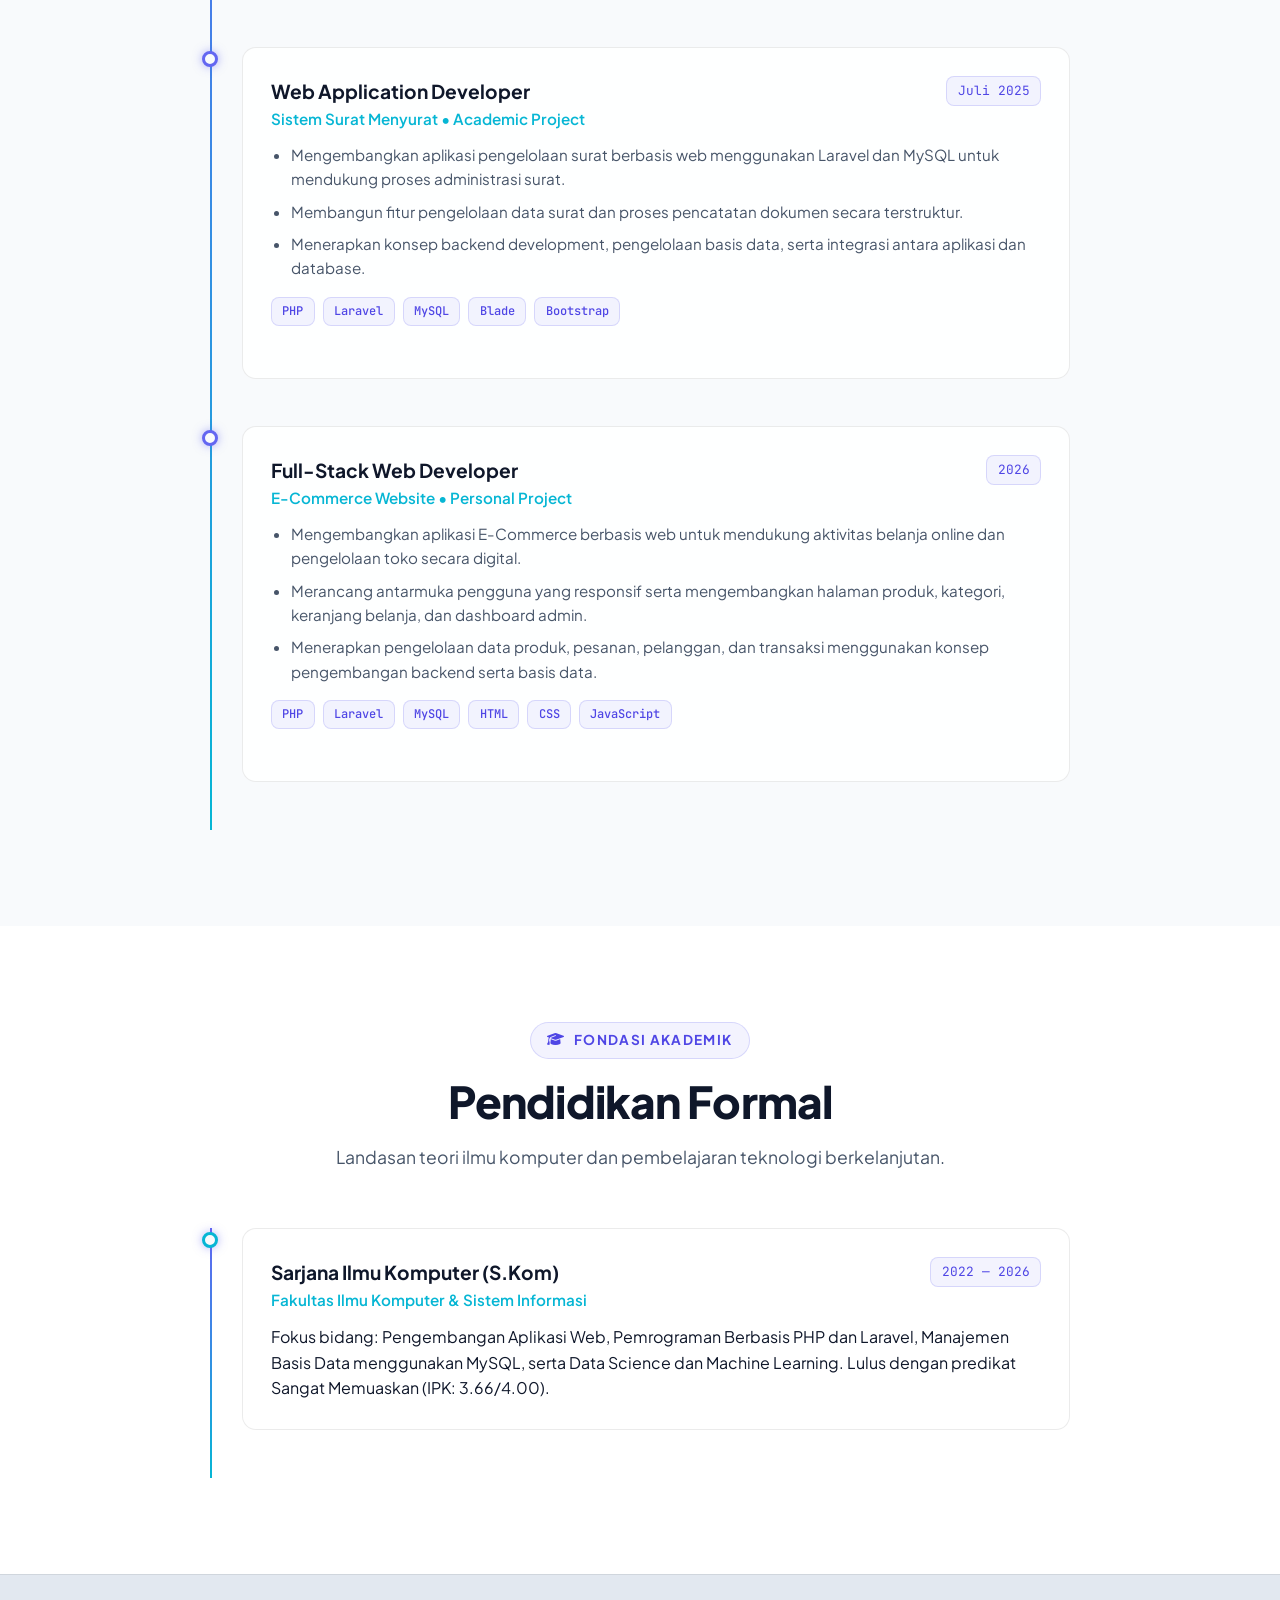
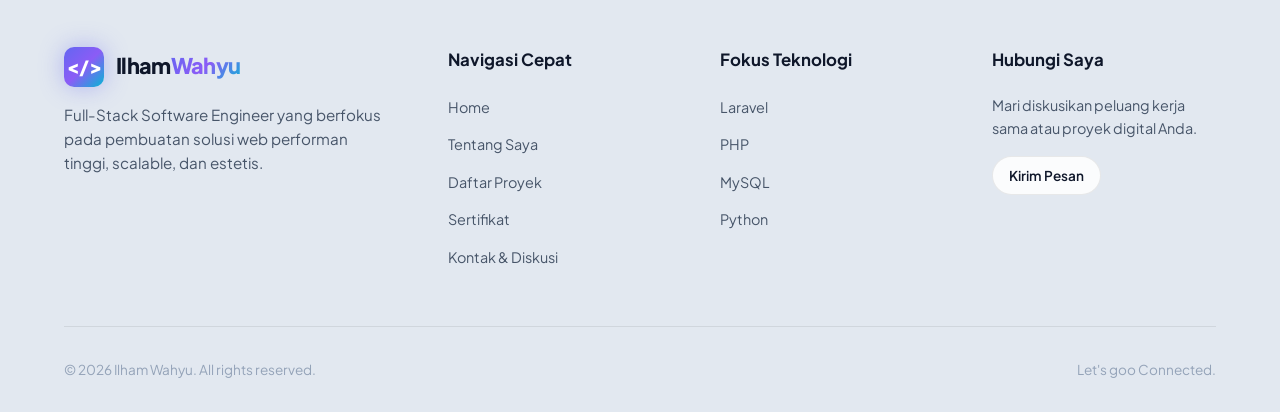
<file: about.html>
<!DOCTYPE html>
<html lang="id" data-theme="dark">

<head>
  <meta charset="UTF-8">
  <meta name="viewport" content="width=device-width, initial-scale=1.0">
  <meta name="description"
    content="Tentang Ilham Wahyu - Pengalaman, Riwayat Pendidikan, dan Keahlian Teknis Full-Stack Developer.">
  <title>About Me | Ilham Wahyu - Full-Stack Developer</title>

  <!-- Favicon (Mendukung format PNG, JPEG, dan SVG) -->
  <link rel="icon" type="image/png" href="assets/img/Logo1.png">
  <link rel="stylesheet" href="https://cdnjs.cloudflare.com/ajax/libs/font-awesome/6.5.1/css/all.min.css">
  <link rel="stylesheet" href="css/style.css">
  <link rel="stylesheet" href="css/animation.css">
  <link rel="stylesheet" href="css/responsive.css">
</head>

<body>

  <div class="scroll-progress-bar"></div>

  <!-- Header -->
  <header class="site-header">
    <div class="container">
      <nav class="navbar">
        <a href="index.html" class="brand-logo">
          <div class="logo-icon">&lt;/&gt;</div>
          <span>Ilham<span class="gradient-text">Wahyu</span></span>
        </a>

        <ul class="nav-menu">
          <li><a href="index.html" class="nav-link">Home</a></li>
          <li><a href="about.html" class="nav-link active">About</a></li>
          <li><a href="projects.html" class="nav-link">Projects</a></li>
          <li><a href="certificate.html" class="nav-link">Certificates</a></li>
          <li><a href="contact.html" class="nav-link">Contact</a></li>
        </ul>

        <div class="header-actions">
          <button class="theme-toggle-btn" aria-label="Toggle Dark/Light Mode">
            <i class="fa-solid fa-sun"></i>
          </button>
          <a href="contact.html" class="btn btn-primary btn-sm"
            style="display: none; @media(min-width: 640px){display: inline-flex;}">
            <i class="fa-solid fa-paper-plane"></i> Let's Talk
          </a>
          <button class="menu-toggle" aria-label="Open Mobile Menu">
            <i class="fa-solid fa-bars-staggered"></i>
          </button>
        </div>
      </nav>
    </div>
  </header>

  <main style="padding-top: 100px;">
    <!-- ABOUT HERO BANNER -->
    <section class="section" style="padding-bottom: 3rem;">
      <div class="container">
        <div class="section-header reveal-init">
          <span class="section-tag"><i class="fa-solid fa-user-astronaut"></i> Mengenal Lebih Dekat</span>
          <h1 class="section-title">Dedikasi Pada Rekayasa Web Berkualitas</h1>
          <p class="section-subtitle">
            Menggabungkan keahlian logika pemrograman backend yang solid dengan sensitivitas estetika desain frontend
            modern.
          </p>
        </div>

        <!-- BIO DETAIL CARD -->
        <div class="hero-grid" style="margin-top: 2rem;">
          <div class="hero-visual reveal-init">
            <div class="avatar-wrapper" style="width: 300px; height: 300px;">
              <div class="avatar-glow-ring"></div>
              <img src="assets/img/fotocustom.png" alt="Profile" class="avatar-img"
                onerror="this.onerror=null; this.src='assets/img/profile.svg';">
            </div>
          </div>

          <div class="hero-content about-hero-content reveal-init delay-200">
            <h2 class="about-bio-title">
              Saya <span class="gradient-text">Ilham Wahyu</span>, Full-stack Web Developer
            </h2>
            <p class="about-bio-text">
              Saya memiliki ketertarikan dalam pengembangan aplikasi web, perancangan sistem, dan pengelolaan basis
              data. Saya memiliki pengalaman membangun aplikasi web menggunakan HTML, CSS, JavaScript, PHP, Laravel, dan
              MySQL, mulai dari pengembangan antarmuka hingga pengelolaan sisi backend.
            </p>
            <p class="about-bio-text">
              Dengan latar belakang pendidikan Sistem Informasi, saya terbiasa memahami kebutuhan pengguna, menganalisis
              permasalahan, serta menerjemahkannya menjadi solusi digital yang efektif dan terstruktur. Selain berfokus
              pada pengembangan aplikasi web, saya juga memiliki ketertarikan pada bidang Data Science, khususnya dalam
              pengolahan data, analisis data, dan pemanfaatan teknologi untuk menghasilkan informasi yang bermanfaat
              dalam pengambilan keputusan. Saya senantiasa mengembangkan kemampuan teknis, mempelajari teknologi baru,
              serta membangun aplikasi yang fungsional, responsif, dan mudah digunakan.
            </p>

            <div class="about-info-grid">
              <div class="about-info-item">
                <span class="about-info-label">LOKASI</span>
                <strong class="about-info-value">Pekanbaru, Riau, Indonesia</strong>
              </div>
              <div class="about-info-item">
                <span class="about-info-label">SPESIALISASI</span>
                <strong class="about-info-value">Full-Stack &amp; Web Developer</strong>
              </div>
              <div class="about-info-item">
                <span class="about-info-label">BAHASA</span>
                <strong class="about-info-value">Indonesia (Active) &amp; English (Pasif)</strong>
              </div>
              <div class="about-info-item">
                <span class="about-info-label">STATUS KERJA</span>
                <strong class="about-info-value" style="color: #10b981;">Open for Freelance / Fulltime</strong>
              </div>
            </div>

            <div class="hero-actions">
              <a href="assets/file/CV_ilham_wahyu.pdf" download="CV_ilham_wahyu.pdf" class="btn btn-primary">
                <i class="fa-solid fa-file-pdf"></i> Download Official CV
              </a>
              <a href="contact.html" class="btn btn-outline">
                <i class="fa-solid fa-comments"></i> Hubungi Saya
              </a>
            </div>
          </div>
        </div>
      </div>
    </section>

    <!-- TOOLS & TECHNOLOGIES SECTION -->
    <section class="section" style="background: var(--bg-secondary);">
      <div class="container">
        <div class="section-header reveal-init">
          <span class="section-tag"><i class="fa-solid fa-toolbox"></i> Tools &amp; Ekosistem</span>
          <h2 class="section-title">Tools &amp; Teknologi yang Digunakan</h2>
          <p class="section-subtitle">
            Kumpulan teknologi, bahasa pemrograman, framework, dan tools produktivitas yang menjadi keahlian utama saya
            dalam merancang dan mengembangkan sistem web.
          </p>
        </div>

        <div class="tools-grid reveal-init">
          <!-- 1. HTML -->
          <div class="tool-card shine-effect">
            <div class="tool-icon" style="color: #e34f26; background: rgba(227, 79, 38, 0.12);">
              <i class="fa-brands fa-html5"></i>
            </div>
            <h4 class="tool-name">HTML</h4>
            <span class="tool-category">Markup Language</span>
          </div>

          <!-- 2. CSS -->
          <div class="tool-card shine-effect">
            <div class="tool-icon" style="color: #1572b6; background: rgba(21, 114, 182, 0.12);">
              <i class="fa-brands fa-css3-alt"></i>
            </div>
            <h4 class="tool-name">CSS</h4>
            <span class="tool-category">Style Sheet</span>
          </div>

          <!-- 3. JavaScript -->
          <div class="tool-card shine-effect">
            <div class="tool-icon" style="color: #f7df1e; background: rgba(247, 223, 30, 0.12);">
              <i class="fa-brands fa-js"></i>
            </div>
            <h4 class="tool-name">JavaScript</h4>
            <span class="tool-category">Programming</span>
          </div>

          <!-- 4. PHP -->
          <div class="tool-card shine-effect">
            <div class="tool-icon" style="color: #777bb4; background: rgba(119, 123, 180, 0.12);">
              <i class="fa-brands fa-php"></i>
            </div>
            <h4 class="tool-name">PHP</h4>
            <span class="tool-category">Backend Language</span>
          </div>

          <!-- 5. Laravel -->
          <div class="tool-card shine-effect">
            <div class="tool-icon" style="color: #ff2d20; background: rgba(255, 45, 32, 0.12);">
              <i class="fa-brands fa-laravel"></i>
            </div>
            <h4 class="tool-name">Laravel</h4>
            <span class="tool-category">PHP Framework</span>
          </div>

          <!-- 6. MySQL -->
          <div class="tool-card shine-effect">
            <div class="tool-icon" style="color: #00758f; background: rgba(0, 117, 143, 0.12);">
              <i class="fa-solid fa-database"></i>
            </div>
            <h4 class="tool-name">MySQL</h4>
            <span class="tool-category">RDBMS Database</span>
          </div>

          <!-- 7. Tailwind CSS -->
          <div class="tool-card shine-effect">
            <div class="tool-icon" style="color: #06b6d4; background: rgba(6, 182, 212, 0.12);">
              <svg viewBox="0 0 24 24" width="28" height="28" fill="currentColor">
                <path
                  d="M12.001 4.8c-3.2 0-5.2 1.6-6 4.8 1.2-1.6 2.6-2.2 4.2-1.8.913.228 1.565.89 2.288 1.624C13.666 10.618 15.027 12 18.001 12c3.2 0 5.2-1.6 6-4.8-1.2 1.6-2.6 2.2-4.2 1.8-.913-.228-1.565-.89-2.288-1.624C16.337 6.182 14.976 4.8 12.001 4.8zm-6 7.2c-3.2 0-5.2 1.6-6 4.8 1.2-1.6 2.6-2.2 4.2-1.8.913.228 1.565.89 2.288 1.624 1.177 1.194 2.538 2.576 5.512 2.576 3.2 0 5.2-1.6 6-4.8-1.2 1.6-2.6 2.2-4.2 1.8-.913-.228-1.565-.89-2.288-1.624C10.336 13.382 8.975 12 6.001 12z" />
              </svg>
            </div>
            <h4 class="tool-name">Tailwind</h4>
            <span class="tool-category">CSS Framework</span>
          </div>

          <!-- 8. Bootstrap 5 -->
          <div class="tool-card shine-effect">
            <div class="tool-icon" style="color: #7952b3; background: rgba(121, 82, 179, 0.12);">
              <i class="fa-brands fa-bootstrap"></i>
            </div>
            <h4 class="tool-name">Bootstrap 5</h4>
            <span class="tool-category">UI Framework</span>
          </div>

          <!-- 9. Microsoft Office -->
          <div class="tool-card shine-effect">
            <div class="tool-icon" style="color: #d83b01; background: rgba(216, 59, 1, 0.12);">
              <i class="fa-brands fa-microsoft"></i>
            </div>
            <h4 class="tool-name">Microsoft Office</h4>
            <span class="tool-category">Productivity</span>
          </div>

          <!-- 10. Git -->
          <div class="tool-card shine-effect">
            <div class="tool-icon" style="color: #f05032; background: rgba(240, 80, 50, 0.12);">
              <i class="fa-brands fa-git-alt"></i>
            </div>
            <h4 class="tool-name">Git</h4>
            <span class="tool-category">Version Control</span>
          </div>

          <!-- 11. GitHub -->
          <div class="tool-card shine-effect">
            <div class="tool-icon" style="color: var(--text-primary); background: rgba(255, 255, 255, 0.08);">
              <i class="fa-brands fa-github"></i>
            </div>
            <h4 class="tool-name">GitHub</h4>
            <span class="tool-category">Repository Host</span>
          </div>

          <!-- 12. Figma -->
          <div class="tool-card shine-effect">
            <div class="tool-icon" style="color: #f24e1e; background: rgba(242, 78, 30, 0.12);">
              <i class="fa-brands fa-figma"></i>
            </div>
            <h4 class="tool-name">Figma</h4>
            <span class="tool-category">UI/UX Design</span>
          </div>

          <!-- 13. Python -->
          <div class="tool-card shine-effect">
            <div class="tool-icon" style="color: #3776ab; background: rgba(55, 118, 171, 0.12);">
              <i class="fa-brands fa-python"></i>
            </div>
            <h4 class="tool-name">Python</h4>
            <span class="tool-category">Programming</span>
          </div>

          <!-- 14. VS Code -->
          <div class="tool-card shine-effect">
            <div class="tool-icon" style="color: #007acc; background: rgba(0, 122, 204, 0.12);">
              <i class="fa-solid fa-code"></i>
            </div>
            <h4 class="tool-name">VS Code</h4>
            <span class="tool-category">Code Editor</span>
          </div>

          <!-- 15. Laragon -->
          <div class="tool-card shine-effect">
            <div class="tool-icon" style="color: #0e83cd; background: rgba(14, 131, 205, 0.12);">
              <i class="fa-solid fa-server"></i>
            </div>
            <h4 class="tool-name">Laragon</h4>
            <span class="tool-category">Local Environment</span>
          </div>
        </div>
      </div>
    </section>

    <!-- WORK EXPERIENCE TIMELINE -->
    <section class="section">
      <div class="container">
        <div class="section-header reveal-init">
          <span class="section-tag"><i class="fa-solid fa-briefcase"></i> Riwayat Profesional</span>
          <h2 class="section-title">Pengalaman Kerja</h2>
          <p class="section-subtitle">Jejak langkah kontribusi saya dalam berbagai proyek teknologi dan tim produk.</p>
        </div>

        <div class="timeline">
          <!-- Project 1 -->
          <div class="timeline-item reveal-init">
            <div class="timeline-dot"></div>
            <div class="timeline-content">
              <div class="timeline-header">
                <div>
                  <h3 class="timeline-role">Full-Stack Web Developer</h3>
                  <div class="timeline-company">Sistem Inventory Gudang • Personal Project</div>
                </div>
                <span class="timeline-period">2026</span>
              </div>
              <ul class="timeline-bullets">
                <li>Mengembangkan aplikasi manajemen inventaris gudang berbasis web menggunakan Laravel dan MySQL untuk
                  membantu pengelolaan data barang.</li>
                <li>Membangun fitur pengelolaan data barang, kategori, supplier, serta pencatatan transaksi barang masuk
                  dan barang keluar.</li>
                <li>Mengimplementasikan operasi CRUD dan pengelolaan basis data untuk mendukung pencatatan serta
                  pemantauan stok barang.</li>
              </ul>
              <div class="tech-tags" style="margin-top: 1rem;">
                <span class="tech-tag">PHP</span>
                <span class="tech-tag">Laravel</span>
                <span class="tech-tag">MySQL</span>
                <span class="tech-tag">HTML</span>
                <span class="tech-tag">CSS</span>
                <span class="tech-tag">JavaScript</span>
              </div>
            </div>
          </div>

          <!-- Project 2 -->
          <div class="timeline-item reveal-init">
            <div class="timeline-dot"></div>
            <div class="timeline-content">
              <div class="timeline-header">
                <div>
                  <h3 class="timeline-role">Web Application Developer</h3>
                  <div class="timeline-company">Sistem Surat Menyurat • Academic Project</div>
                </div>
                <span class="timeline-period">Juli 2025</span>
              </div>
              <ul class="timeline-bullets">
                <li>Mengembangkan aplikasi pengelolaan surat berbasis web menggunakan Laravel dan MySQL untuk mendukung
                  proses administrasi surat.</li>
                <li>Membangun fitur pengelolaan data surat dan proses pencatatan dokumen secara terstruktur.</li>
                <li>Menerapkan konsep backend development, pengelolaan basis data, serta integrasi antara aplikasi dan
                  database.</li>
              </ul>
              <div class="tech-tags" style="margin-top: 1rem;">
                <span class="tech-tag">PHP</span>
                <span class="tech-tag">Laravel</span>
                <span class="tech-tag">MySQL</span>
                <span class="tech-tag">Blade</span>
                <span class="tech-tag">Bootstrap</span>
              </div>
            </div>
          </div>

          <!-- Project 3 -->
          <div class="timeline-item reveal-init">
            <div class="timeline-dot"></div>
            <div class="timeline-content">
              <div class="timeline-header">
                <div>
                  <h3 class="timeline-role">Full-Stack Web Developer</h3>
                  <div class="timeline-company">E-Commerce Website • Personal Project</div>
                </div>
                <span class="timeline-period">2026</span>
              </div>
              <ul class="timeline-bullets">
                <li>Mengembangkan aplikasi E-Commerce berbasis web untuk mendukung aktivitas belanja online dan
                  pengelolaan toko secara digital.</li>
                <li>Merancang antarmuka pengguna yang responsif serta mengembangkan halaman produk, kategori, keranjang
                  belanja, dan dashboard admin.</li>
                <li>Menerapkan pengelolaan data produk, pesanan, pelanggan, dan transaksi menggunakan konsep
                  pengembangan backend serta basis data.</li>
              </ul>
              <div class="tech-tags" style="margin-top: 1rem;">
                <span class="tech-tag">PHP</span>
                <span class="tech-tag">Laravel</span>
                <span class="tech-tag">MySQL</span>
                <span class="tech-tag">HTML</span>
                <span class="tech-tag">CSS</span>
                <span class="tech-tag">JavaScript</span>
              </div>
            </div>
          </div>
        </div>
      </div>
      </div>
    </section>

    <!-- EDUCATION & CERTIFICATION HIGHLIGHT -->
    <section class="section" style="background: var(--bg-secondary);">
      <div class="container">
        <div class="section-header reveal-init">
          <span class="section-tag"><i class="fa-solid fa-graduation-cap"></i> Fondasi Akademik</span>
          <h2 class="section-title">Pendidikan Formal</h2>
          <p class="section-subtitle">Landasan teori ilmu komputer dan pembelajaran teknologi berkelanjutan.</p>
        </div>

        <div class="timeline">
          <div class="timeline-item reveal-init">
            <div class="timeline-dot" style="border-color: var(--accent-secondary);"></div>
            <div class="timeline-content">
              <div class="timeline-header">
                <div>
                  <h3 class="timeline-role">Sarjana Ilmu Komputer (S.Kom)</h3>
                  <div class="timeline-company">Fakultas Ilmu Komputer &amp; Sistem Informasi</div>
                </div>
                <span class="timeline-period">2022 — 2026</span>
              </div>
              <p style="color: var(--text-secondary); margin-top: 0.5rem;">
              <p>
                Fokus bidang: Pengembangan Aplikasi Web, Pemrograman Berbasis PHP dan Laravel,
                Manajemen Basis Data menggunakan MySQL, serta Data Science dan Machine Learning.
                Lulus dengan predikat Sangat Memuaskan (IPK: 3.66/4.00).
              </p>
              </p>
            </div>
          </div>
        </div>
      </div>
    </section>
    <div class="toast-container"></div>

    <!-- Footer -->
    <footer class="site-footer">
      <div class="container">
        <div class="footer-grid">
          <div class="footer-brand">
            <a href="index.html" class="brand-logo">
              <div class="logo-icon">&lt;/&gt;</div>
              <span>Ilham<span class="gradient-text">Wahyu</span></span>
            </a>
            <p>Full-Stack Software Engineer yang berfokus pada pembuatan solusi web performan tinggi, scalable, dan
              estetis.</p>
          </div>

          <div>
            <h4 class="footer-col-title">Navigasi Cepat</h4>
            <ul class="footer-links">
              <li><a href="index.html">Home</a></li>
              <li><a href="about.html">Tentang Saya</a></li>
              <li><a href="projects.html">Daftar Proyek</a></li>
              <li><a href="certificate.html">Sertifikat</a></li>
              <li><a href="contact.html">Kontak &amp; Diskusi</a></li>
            </ul>
          </div>

          <div>
            <h4 class="footer-col-title">Fokus Teknologi</h4>
            <ul class="footer-links">
              <li><a href="projects.html">Laravel</a></li>
              <li><a href="projects.html">PHP</a></li>
              <li><a href="projects.html">MySQL</a></li>
              <li><a href="projects.html">Python</a></li>
            </ul>
          </div>

          <div>
            <h4 class="footer-col-title">Hubungi Saya</h4>
            <p style="color: var(--text-secondary); font-size: 0.9rem; margin-bottom: 1rem;">
              Mari diskusikan peluang kerja sama atau proyek digital Anda.
            </p>
            <a href="contact.html" class="btn btn-outline btn-sm">Kirim Pesan</a>
          </div>
        </div>

        <div class="footer-bottom">
          <div>&copy; 2026 Ilham Wahyu. All rights reserved.</div>
          <div>Let's goo Connected.</div>
        </div>
      </div>
    </footer>

    <script src="js/scroll.js"></script>
    <script src="js/script.js"></script>
</body>

</html>
</file>
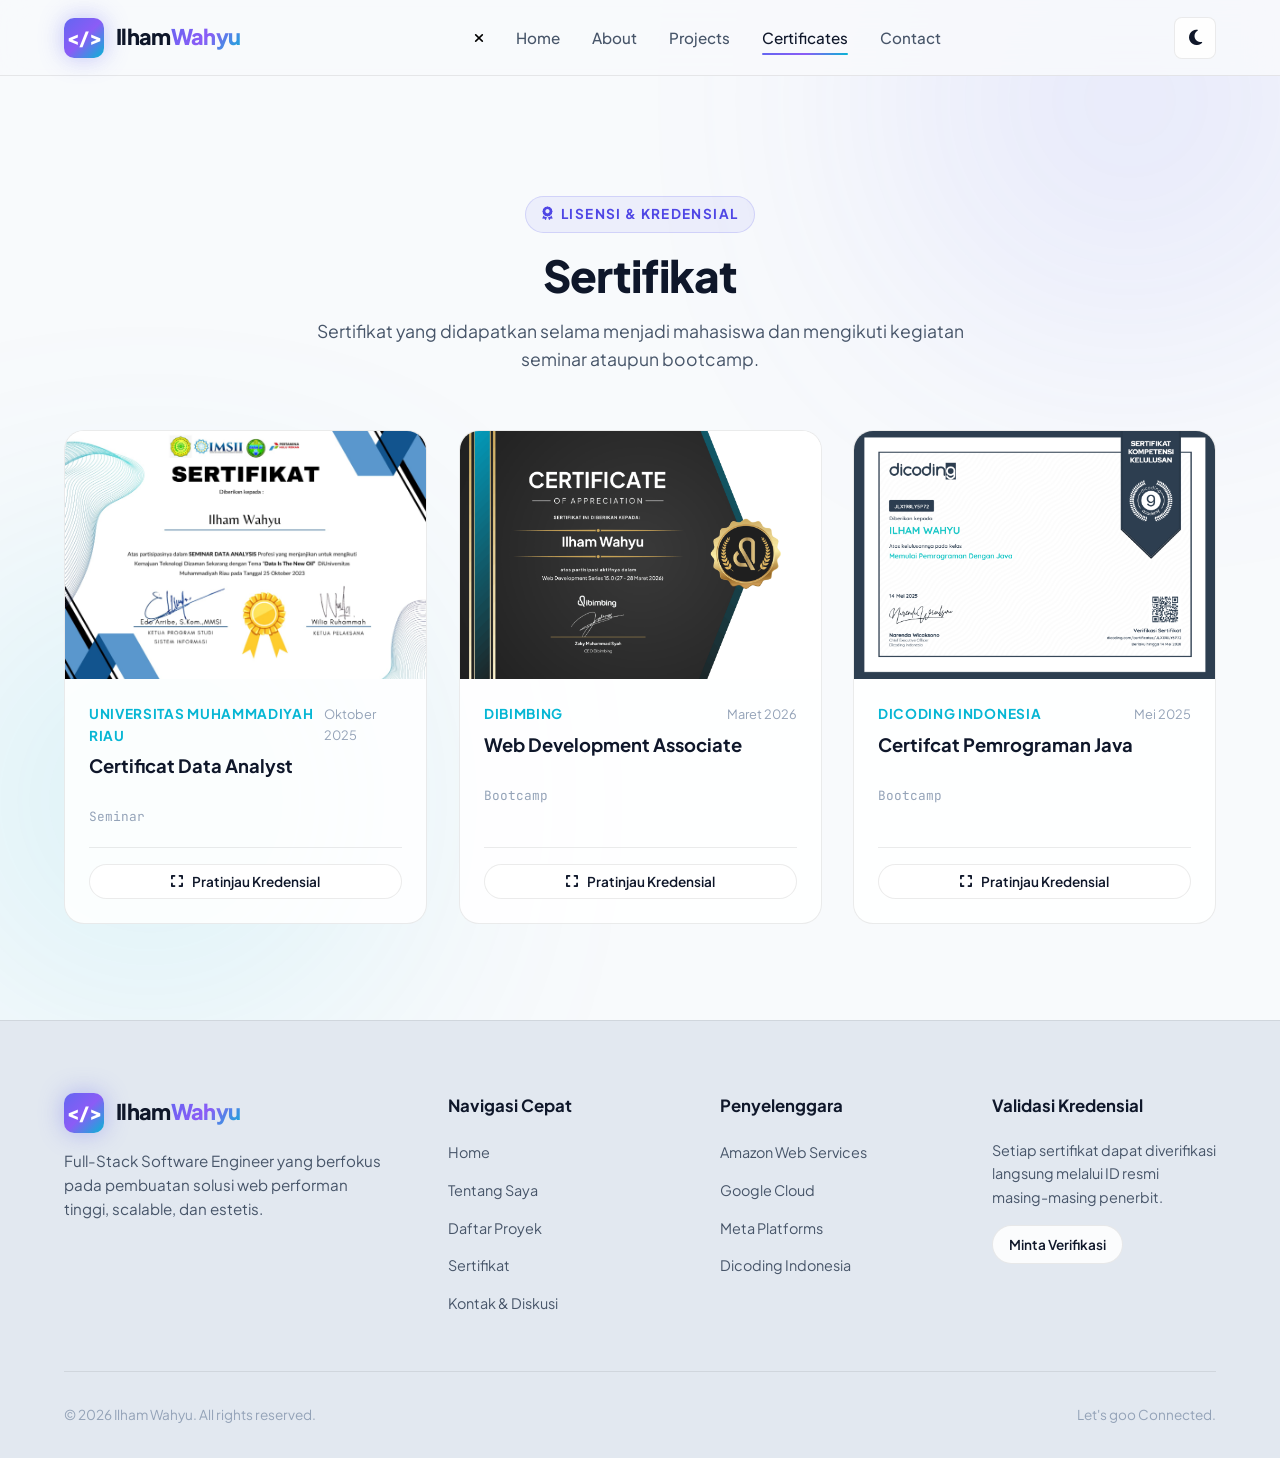
<file: certificate.html>
<!DOCTYPE html>
<html lang="id" data-theme="dark">

<head>
  <meta charset="UTF-8">
  <meta name="viewport" content="width=device-width, initial-scale=1.0">
  <meta name="description" content="Sertifikasi Resmi dan Kredensial Profesional - Ilham Wahyu Full-Stack Developer.">
  <title>Certifications | Ilham Wahyu - Full-Stack Developer</title>

  <!-- Favicon (Mendukung format PNG, JPEG, dan SVG) -->
  <link rel="icon" type="image/png" href="assets/img/Logo1.png">
  <link rel="stylesheet" href="https://cdnjs.cloudflare.com/ajax/libs/font-awesome/6.5.1/css/all.min.css">
  <link rel="stylesheet" href="css/style.css">
  <link rel="stylesheet" href="css/animation.css">
  <link rel="stylesheet" href="css/responsive.css">
</head>

<body>

  <div class="scroll-progress-bar"></div>

  <!-- Header -->
  <header class="site-header">
    <div class="container">
      <nav class="navbar">
        <a href="index.html" class="brand-logo">
          <div class="logo-icon">&lt;/&gt;</div>
          <span>Ilham<span class="gradient-text">Wahyu</span></span>
        </a>

        <ul class="nav-menu">
          <li><a href="index.html" class="nav-link">Home</a></li>
          <li><a href="about.html" class="nav-link">About</a></li>
          <li><a href="projects.html" class="nav-link">Projects</a></li>
          <li><a href="certificate.html" class="nav-link active">Certificates</a></li>
          <li><a href="contact.html" class="nav-link">Contact</a></li>
        </ul>

        <div class="header-actions">
          <button class="theme-toggle-btn" aria-label="Toggle Dark/Light Mode">
            <i class="fa-solid fa-sun"></i>
          </button>
          <a href="contact.html" class="btn btn-primary btn-sm"
            style="display: none; @media(min-width: 640px){display: inline-flex;}">
            <i class="fa-solid fa-paper-plane"></i> Let's Talk
          </a>
          <button class="menu-toggle" aria-label="Open Mobile Menu">
            <i class="fa-solid fa-bars-staggered"></i>
          </button>
        </div>
      </nav>
    </div>
  </header>

  <main style="padding-top: 100px;">
    <section class="section">
      <div class="container">
        <div class="section-header reveal-init">
          <span class="section-tag"><i class="fa-solid fa-award"></i> Lisensi &amp; Kredensial</span>
          <h1 class="section-title">Sertifikat</h1>
          <p class="section-subtitle">
            Sertifikat yang didapatkan selama menjadi mahasiswa dan mengikuti kegiatan seminar ataupun bootcamp.
          </p>
        </div>

        <!-- Certificate Grid -->
        <div class="cert-grid">
          <!-- Cert 1: AWS -->
          <article class="cert-card shine-effect">
            <div class="cert-preview">
              <img src="assets/sertifikat/sertifikatAnalyst.jpg" alt="AWS Certified Solutions Architect" loading="lazy">
              <div class="cert-overlay">
                <i class="fa-solid fa-magnifying-glass-plus"></i>
              </div>
            </div>
            <div class="cert-info">
              <div class="cert-org-row">
                <span class="cert-org">Universitas Muhammadiyah Riau</span>
                <span class="cert-date">Oktober 2025</span>
              </div>
              <h3 class="cert-name">Certificat Data Analyst</h3>
              <p style="color: var(--text-secondary); font-size: 0.9rem; margin-bottom: 1rem;">

              </p>
              <div class="cert-id">Seminar</div>
              <div class="cert-actions">
                <button class="btn btn-outline btn-sm view-cert-btn" style="width: 100%;">
                  <i class="fa-solid fa-expand"></i> Pratinjau Kredensial
                </button>
              </div>
            </div>
          </article>

          <!-- Cert 2: Google Cloud -->
          <article class="cert-card shine-effect">
            <div class="cert-preview">
              <img src="assets/sertifikat/sertifikatWebDev.png" alt="Google Cloud Professional Developer"
                loading="lazy">
              <div class="cert-overlay">
                <i class="fa-solid fa-magnifying-glass-plus"></i>
              </div>
            </div>
            <div class="cert-info">
              <div class="cert-org-row">
                <span class="cert-org">Dibimbing</span>
                <span class="cert-date">Maret 2026</span>
              </div>
              <h3 class="cert-name">Web Development Associate</h3>
              <p style="color: var(--text-secondary); font-size: 0.9rem; margin-bottom: 1rem;">

              </p>
              <div class="cert-id">Bootcamp</div>
              <div class="cert-actions">
                <button class="btn btn-outline btn-sm view-cert-btn" style="width: 100%;">
                  <i class="fa-solid fa-expand"></i> Pratinjau Kredensial
                </button>
              </div>
            </div>
          </article>

          <!-- Cert 3: Meta -->
          <article class="cert-card shine-effect">
            <div class="cert-preview">
              <img src="assets/sertifikat/sertifikatJava.png" alt="Meta Front-End Developer Specialization"
                loading="lazy">
              <div class="cert-overlay">
                <i class="fa-solid fa-magnifying-glass-plus"></i>
              </div>
            </div>
            <div class="cert-info">
              <div class="cert-org-row">
                <span class="cert-org">Dicoding Indonesia</span>
                <span class="cert-date">Mei 2025</span>
              </div>
              <h3 class="cert-name">Certifcat Pemrograman Java</h3>
              <p style="color: var(--text-secondary); font-size: 0.9rem; margin-bottom: 1rem;">

              </p>
              <div class="cert-id">Bootcamp</div>
              <div class="cert-actions">
                <button class="btn btn-outline btn-sm view-cert-btn" style="width: 100%;">
                  <i class="fa-solid fa-expand"></i> Pratinjau Kredensial
                </button>
              </div>
            </div>
          </article>
        </div>
      </div>
    </section>
  </main>

  <!-- Certificate Lightbox Modal Window -->
  <div class="modal-backdrop" id="cert-modal" aria-hidden="true" role="dialog">
    <div class="modal-window">
      <button class="modal-close-btn" aria-label="Tutup"><i class="fa-solid fa-xmark"></i></button>
      <div class="modal-content-area"></div>
    </div>
  </div>

  <div class="toast-container"></div>

  <!-- Footer -->
  <footer class="site-footer">
    <div class="container">
      <div class="footer-grid">
        <div class="footer-brand">
          <a href="index.html" class="brand-logo">
            <div class="logo-icon">&lt;/&gt;</div>
            <span>Ilham<span class="gradient-text">Wahyu</span></span>
          </a>
          <p>Full-Stack Software Engineer yang berfokus pada pembuatan solusi web performan tinggi, scalable, dan
            estetis.</p>
        </div>

        <div>
          <h4 class="footer-col-title">Navigasi Cepat</h4>
          <ul class="footer-links">
            <li><a href="index.html">Home</a></li>
            <li><a href="about.html">Tentang Saya</a></li>
            <li><a href="projects.html">Daftar Proyek</a></li>
            <li><a href="certificate.html">Sertifikat</a></li>
            <li><a href="contact.html">Kontak &amp; Diskusi</a></li>
          </ul>
        </div>

        <div>
          <h4 class="footer-col-title">Penyelenggara</h4>
          <ul class="footer-links">
            <li><a href="certificate.html">Amazon Web Services</a></li>
            <li><a href="certificate.html">Google Cloud</a></li>
            <li><a href="certificate.html">Meta Platforms</a></li>
            <li><a href="certificate.html">Dicoding Indonesia</a></li>
          </ul>
        </div>

        <div>
          <h4 class="footer-col-title">Validasi Kredensial</h4>
          <p style="color: var(--text-secondary); font-size: 0.9rem; margin-bottom: 1rem;">
            Setiap sertifikat dapat diverifikasi langsung melalui ID resmi masing-masing penerbit.
          </p>
          <a href="contact.html" class="btn btn-outline btn-sm">Minta Verifikasi</a>
        </div>
      </div>

      <div class="footer-bottom">
        <div>&copy; 2026 Ilham Wahyu. All rights reserved.</div>
        <div>Let's goo Connected.</div>
      </div>
    </div>
  </footer>

  <script src="js/scroll.js"></script>
  <script src="js/script.js"></script>
</body>

</html>
</file>
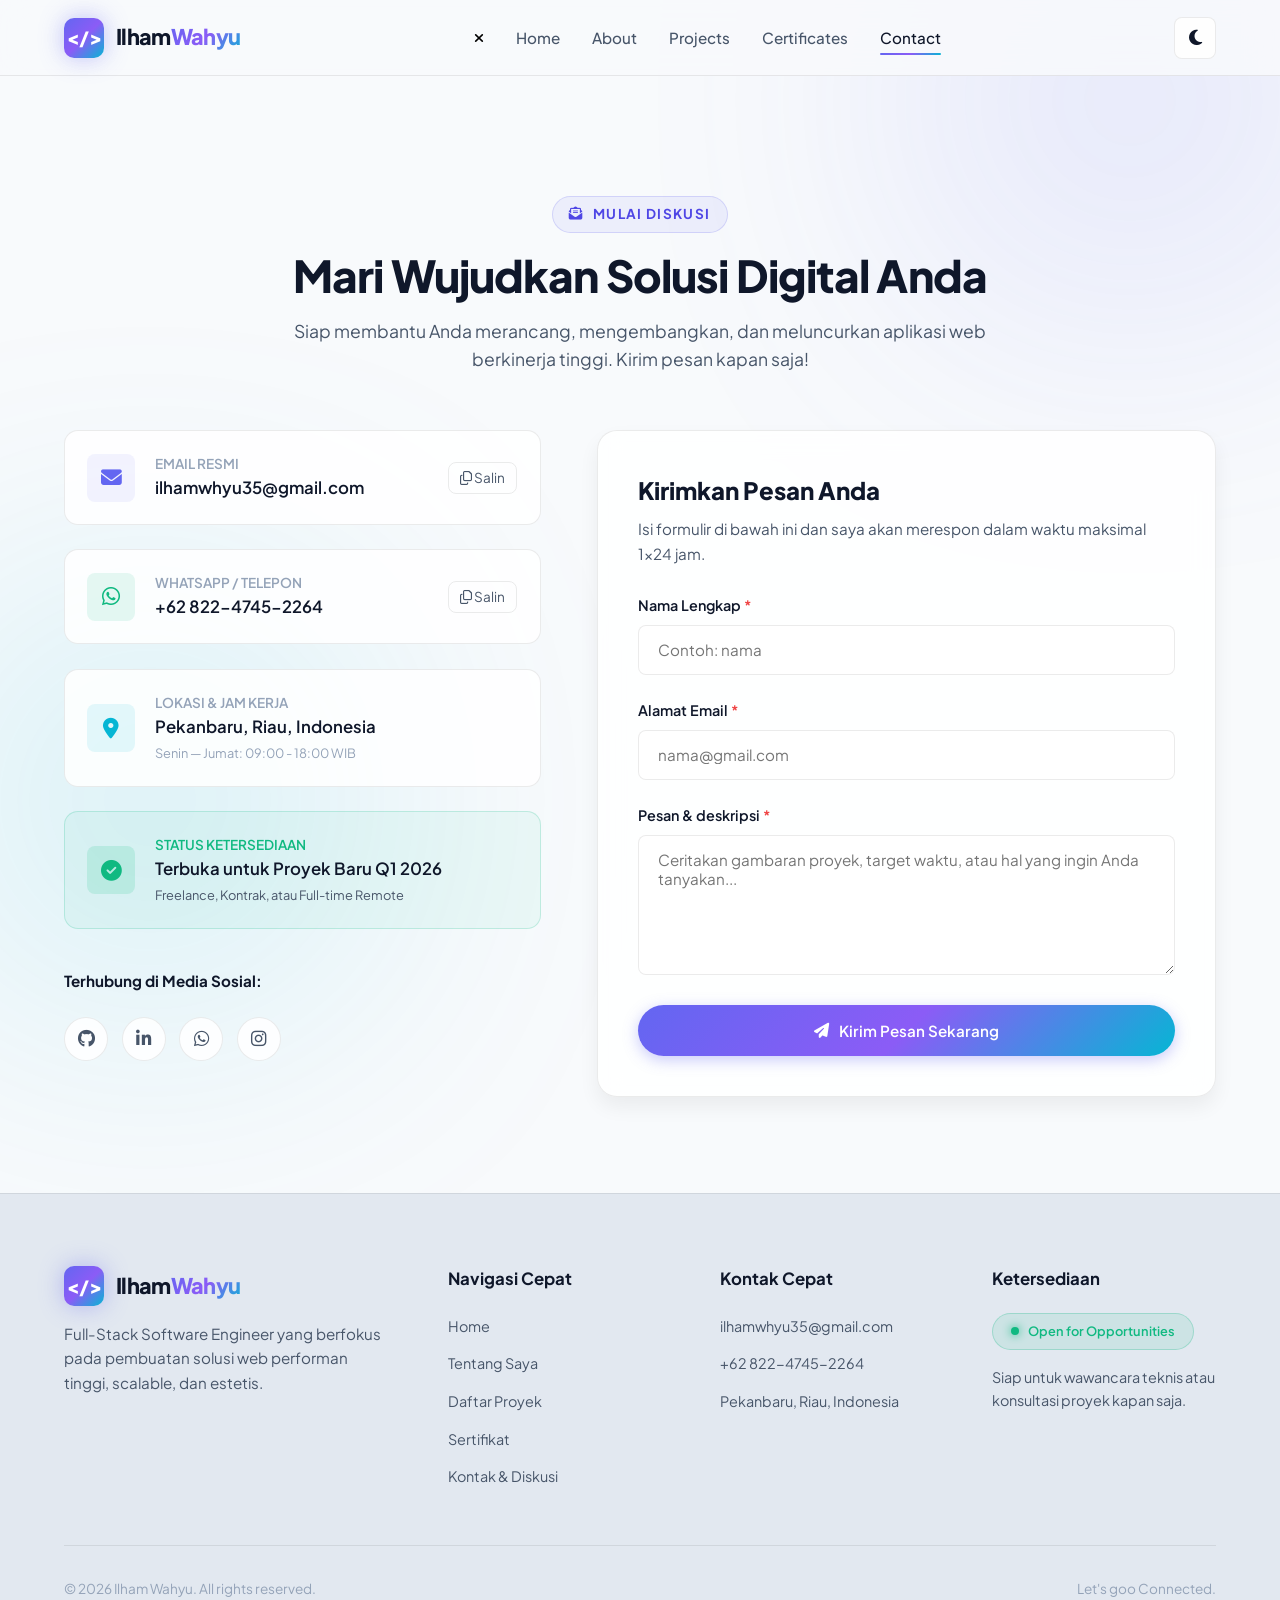
<file: contact.html>
<!DOCTYPE html>
<html lang="id" data-theme="dark">

<head>
  <meta charset="UTF-8">
  <meta name="viewport" content="width=device-width, initial-scale=1.0">
  <meta name="description"
    content="Hubungi Ilham Wahyu - Full-Stack Developer untuk konsultasi proyek dan kerja sama profesional.">
  <title>Contact Me | Ilham Wahyu - Full-Stack Developer</title>

  <!-- Favicon (Mendukung format PNG, JPEG, dan SVG) -->
  <link rel="icon" type="image/png" href="assets/img/Logo1.png">
  <link rel="stylesheet" href="https://cdnjs.cloudflare.com/ajax/libs/font-awesome/6.5.1/css/all.min.css">
  <link rel="stylesheet" href="css/style.css">
  <link rel="stylesheet" href="css/animation.css">
  <link rel="stylesheet" href="css/responsive.css">
</head>

<body>

  <div class="scroll-progress-bar"></div>

  <!-- Header -->
  <header class="site-header">
    <div class="container">
      <nav class="navbar">
        <a href="index.html" class="brand-logo">
          <div class="logo-icon">&lt;/&gt;</div>
          <span>Ilham<span class="gradient-text">Wahyu</span></span>
        </a>

        <ul class="nav-menu">
          <li><a href="index.html" class="nav-link">Home</a></li>
          <li><a href="about.html" class="nav-link">About</a></li>
          <li><a href="projects.html" class="nav-link">Projects</a></li>
          <li><a href="certificate.html" class="nav-link">Certificates</a></li>
          <li><a href="contact.html" class="nav-link active">Contact</a></li>
        </ul>

        <div class="header-actions">
          <button class="theme-toggle-btn" aria-label="Toggle Dark/Light Mode">
            <i class="fa-solid fa-sun"></i>
          </button>
          <a href="contact.html" class="btn btn-primary btn-sm"
            style="display: none; @media(min-width: 640px){display: inline-flex;}">
            <i class="fa-solid fa-paper-plane"></i> Let's Talk
          </a>
          <button class="menu-toggle" aria-label="Open Mobile Menu">
            <i class="fa-solid fa-bars-staggered"></i>
          </button>
        </div>
      </nav>
    </div>
  </header>

  <main style="padding-top: 100px;">
    <section class="section">
      <div class="container">
        <div class="section-header reveal-init">
          <span class="section-tag"><i class="fa-solid fa-envelope-open-text"></i> Mulai Diskusi</span>
          <h1 class="section-title">Mari Wujudkan Solusi Digital Anda</h1>
          <p class="section-subtitle">
            Siap membantu Anda merancang, mengembangkan, dan meluncurkan aplikasi web berkinerja tinggi. Kirim pesan
            kapan saja!
          </p>
        </div>

        <div class="contact-layout">
          <!-- Left Column: Contact Info Cards -->
          <div class="contact-info-list reveal-init">
            <!-- Email Card -->
            <div class="contact-card">
              <div class="contact-icon">
                <i class="fa-solid fa-envelope"></i>
              </div>
              <div>
                <div class="contact-detail-title">Email Resmi</div>
                <div class="contact-detail-val">ilhamwhyu35@gmail.com</div>
              </div>
              <button class="copy-btn" data-copy="ilhamwhyu35@gmail.com" title="Salin Email">
                <i class="fa-regular fa-copy"></i> Salin
              </button>
            </div>

            <!-- WhatsApp / Phone Card -->
            <div class="contact-card">
              <div class="contact-icon" style="color: #10b981; background: rgba(16, 185, 129, 0.1);">
                <i class="fa-brands fa-whatsapp"></i>
              </div>
              <div>
                <div class="contact-detail-title">WhatsApp / Telepon</div>
                <div class="contact-detail-val">+62 822-4745-2264</div>
              </div>
              <button class="copy-btn" data-copy="+6281234567890" title="Salin Nomor WhatsApp">
                <i class="fa-regular fa-copy"></i> Salin
              </button>
            </div>

            <!-- Location Card -->
            <div class="contact-card">
              <div class="contact-icon" style="color: #06b6d4; background: rgba(6, 182, 212, 0.1);">
                <i class="fa-solid fa-location-dot"></i>
              </div>
              <div>
                <div class="contact-detail-title">Lokasi &amp; Jam Kerja</div>
                <div class="contact-detail-val">Pekanbaru, Riau, Indonesia</div>
                <div style="font-size: 0.8rem; color: var(--text-muted); margin-top: 2px;">Senin — Jumat: 09:00 - 18:00
                  WIB</div>
              </div>
            </div>

            <!-- Availability Card -->
            <div class="contact-card"
              style="background: rgba(16, 185, 129, 0.05); border-color: rgba(16, 185, 129, 0.2);">
              <div class="contact-icon" style="color: #10b981; background: rgba(16, 185, 129, 0.15);">
                <i class="fa-solid fa-circle-check"></i>
              </div>
              <div>
                <div class="contact-detail-title" style="color: #10b981;">Status Ketersediaan</div>
                <div class="contact-detail-val">Terbuka untuk Proyek Baru Q1 2026</div>
                <div style="font-size: 0.8rem; color: var(--text-secondary); margin-top: 2px;">Freelance, Kontrak, atau
                  Full-time Remote</div>
              </div>
            </div>

            <!-- Social Links Banner -->
            <div style="margin-top: 1rem;">
              <h4 style="font-size: 0.95rem; font-weight: 700; margin-bottom: 0.75rem; color: var(--text-primary);">
                Terhubung di Media Sosial:
              </h4>
              <div class="hero-socials" style="margin-top: 1.5rem;">
                <a href="https://github.com/ilhamwahyu30" target="_blank" rel="noopener noreferrer" class="social-link"
                  aria-label="GitHub"><i class="fa-brands fa-github"></i></a>
                <a href="https://www.linkedin.com/in/ilhamwahyuu/" target="_blank" rel="noopener noreferrer"
                  class="social-link" aria-label="LinkedIn"><i class="fa-brands fa-linkedin-in"></i></a>
                <a href="https://wa.me/6282247452264" target="_blank" rel="noopener noreferrer" class="social-link"
                  aria-label="WhatsApp">
                  <i class="fa-brands fa-whatsapp"></i>
                </a>
                <a href="https://www.instagram.com/iilhamwhyu__/" target="_blank" rel="noopener noreferrer"
                  class="social-link" aria-label="Instagram">
                  <i class="fa-brands fa-instagram"></i>
                </a>
              </div>
            </div>
          </div>

          <!-- Right Column: Interactive Form -->
          <div class="contact-form-box reveal-init delay-200">
            <h3 style="font-size: 1.5rem; font-weight: 800; margin-bottom: 0.5rem; color: var(--text-primary);">
              Kirimkan Pesan Anda
            </h3>
            <p style="color: var(--text-secondary); font-size: 0.95rem; margin-bottom: 1.75rem;">
              Isi formulir di bawah ini dan saya akan merespon dalam waktu maksimal 1x24 jam.
            </p>

            <form id="contact-form">
              <div class="form-group">
                <label class="form-label" for="sender-name">Nama Lengkap <span style="color: #ef4444;">*</span></label>
                <input type="text" id="sender-name" class="form-control" placeholder="Contoh: nama" required>
              </div>

              <div class="form-group">
                <label class="form-label" for="sender-email">Alamat Email <span style="color: #ef4444;">*</span></label>
                <input type="email" id="sender-email" class="form-control" placeholder="nama@gmail.com" required>
              </div>

              <!-- <div class="form-group">
                <label class="form-label" for="project-type">Jenis Kebutuhan</label>
                <select id="project-type" class="form-control">
                  <option value="Full-Stack Web Application">Pembuatan Full-Stack Web Application</option>
                  <option value="Frontend Development">Frontend &amp; Responsive UI Slicing</option>
                  <option value="Backend & API Integration">Backend RESTful / GraphQL API Development</option>
                  <option value="Consultation & Code Review">Konsultasi Teknis &amp; Audit Performa</option>
                  <option value="Fulltime Job Opportunity">Peluang Karir / Rekrutmen Full-time</option>
                </select>
              </div> -->

              <div class="form-group">
                <label class="form-label" for="message">Pesan &amp; deskripsi <span
                    style="color: #ef4444;">*</span></label>
                <textarea id="message" class="form-control"
                  placeholder="Ceritakan gambaran proyek, target waktu, atau hal yang ingin Anda tanyakan..."
                  required></textarea>
              </div>

              <button type="submit" class="btn btn-primary" style="width: 100%; padding: 1rem;">
                <i class="fa-solid fa-paper-plane"></i> Kirim Pesan Sekarang
              </button>
            </form>
          </div>
        </div>
      </div>
    </section>
  </main>

  <div class="toast-container"></div>

  <!-- Footer -->
  <footer class="site-footer">
    <div class="container">
      <div class="footer-grid">
        <div class="footer-brand">
          <a href="index.html" class="brand-logo">
            <div class="logo-icon">&lt;/&gt;</div>
            <span>Ilham<span class="gradient-text">Wahyu</span></span>
          </a>
          <p>Full-Stack Software Engineer yang berfokus pada pembuatan solusi web performan tinggi, scalable, dan
            estetis.</p>
        </div>

        <div>
          <h4 class="footer-col-title">Navigasi Cepat</h4>
          <ul class="footer-links">
            <li><a href="index.html">Home</a></li>
            <li><a href="about.html">Tentang Saya</a></li>
            <li><a href="projects.html">Daftar Proyek</a></li>
            <li><a href="certificate.html">Sertifikat</a></li>
            <li><a href="contact.html">Kontak &amp; Diskusi</a></li>
          </ul>
        </div>

        <div>
          <h4 class="footer-col-title">Kontak Cepat</h4>
          <ul class="footer-links">
            <li><a href="mailto:ilhamwhyu35@gmail.com">ilhamwhyu35@gmail.com</a></li>
            <li><a href="https://wa.me/6282247452264">+62 822-4745-2264</a></li>
            <li><a href="#">Pekanbaru, Riau, Indonesia</a></li>
          </ul>
        </div>

        <div>
          <h4 class="footer-col-title">Ketersediaan</h4>
          <div style="margin-bottom: 1rem;">
            <span class="hero-status-pill" style="font-size: 0.8rem;">
              <span class="status-dot"></span> Open for Opportunities
            </span>
          </div>
          <p style="color: var(--text-secondary); font-size: 0.9rem;">
            Siap untuk wawancara teknis atau konsultasi proyek kapan saja.
          </p>
        </div>
      </div>

      <div class="footer-bottom">
        <div>&copy; 2026 Ilham Wahyu. All rights reserved.</div>
        <div>Let's goo Connected.</div>
      </div>
    </div>
  </footer>

  <script src="js/scroll.js"></script>
  <script src="js/script.js"></script>
</body>

</html>
</file>
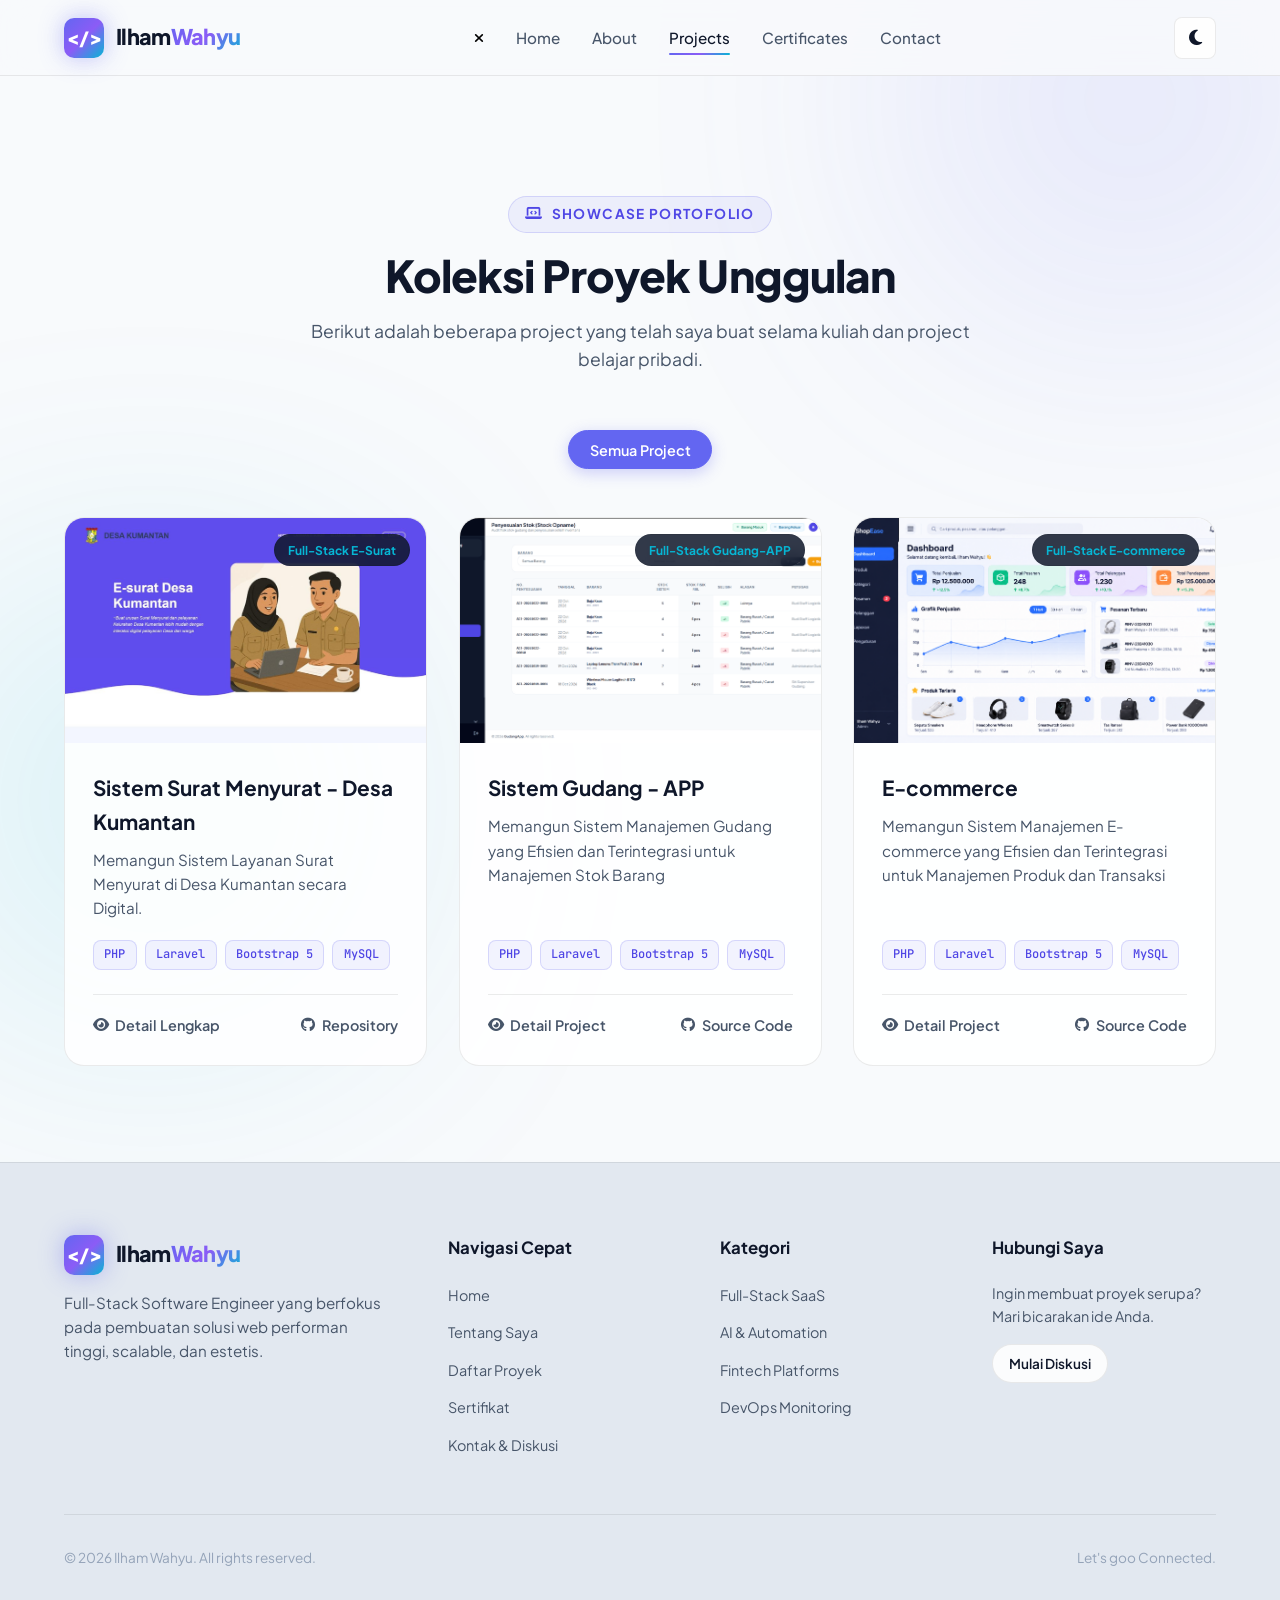
<file: projects.html>
<!DOCTYPE html>
<html lang="id" data-theme="dark">

<head>
  <meta charset="UTF-8">
  <meta name="viewport" content="width=device-width, initial-scale=1.0">
  <meta name="description" content="Showcase Proyek Web dan Portofolio Full-Stack Developer - Ilham Wahyu.">
  <title>Projects Showcase | Ilham Wahyu - Full-Stack Developer</title>

  <!-- Favicon (Mendukung format PNG, JPEG, dan SVG) -->
  <link rel="icon" type="image/png" href="assets/img/Logo1.png">
  <link rel="stylesheet" href="https://cdnjs.cloudflare.com/ajax/libs/font-awesome/6.5.1/css/all.min.css">
  <link rel="stylesheet" href="css/style.css">
  <link rel="stylesheet" href="css/animation.css">
  <link rel="stylesheet" href="css/responsive.css">
</head>

<body>

  <div class="scroll-progress-bar"></div>

  <!-- Header -->
  <header class="site-header">
    <div class="container">
      <nav class="navbar">
        <a href="index.html" class="brand-logo">
          <div class="logo-icon">&lt;/&gt;</div>
          <span>Ilham<span class="gradient-text">Wahyu</span></span>
        </a>

        <ul class="nav-menu">
          <li><a href="index.html" class="nav-link">Home</a></li>
          <li><a href="about.html" class="nav-link">About</a></li>
          <li><a href="projects.html" class="nav-link active">Projects</a></li>
          <li><a href="certificate.html" class="nav-link">Certificates</a></li>
          <li><a href="contact.html" class="nav-link">Contact</a></li>
        </ul>

        <div class="header-actions">
          <button class="theme-toggle-btn" aria-label="Toggle Dark/Light Mode">
            <i class="fa-solid fa-sun"></i>
          </button>
          <a href="contact.html" class="btn btn-primary btn-sm"
            style="display: none; @media(min-width: 640px){display: inline-flex;}">
            <i class="fa-solid fa-paper-plane"></i> Let's Talk
          </a>
          <button class="menu-toggle" aria-label="Open Mobile Menu">
            <i class="fa-solid fa-bars-staggered"></i>
          </button>
        </div>
      </nav>
    </div>
  </header>

  <main style="padding-top: 100px;">
    <section class="section">
      <div class="container">
        <div class="section-header reveal-init">
          <span class="section-tag"><i class="fa-solid fa-laptop-code"></i> Showcase Portofolio</span>
          <h1 class="section-title">Koleksi Proyek Unggulan</h1>
          <p class="section-subtitle">
            Berikut adalah beberapa project yang telah saya buat selama kuliah dan project belajar pribadi.
          </p>
        </div>

        <!-- Filter Tabs -->
        <div class="filter-tabs reveal-init">
          <button class="filter-btn active" data-filter="all">Semua Project</button>
          <!-- <button class="filter-btn" data-filter="fullstack">Full-Stack Laravel</button> -->
          <!-- <button class="filter-btn" data-filter="ai">AI &amp; Data</button>
          <button class="filter-btn" data-filter="mobile">Fintech &amp; Mobile</button>
          <button class="filter-btn" data-filter="devops">DevOps &amp; Infra</button> -->
        </div>

        <!-- Projects Grid -->
        <div class="projects-grid">
          <!-- Project 1 -->
          <article class="project-card shine-effect" data-category="fullstack">
            <div class="project-thumb">
              <span class="project-badge">Full-Stack E-Surat</span>
              <img src="assets/img/project1.png" alt="Nexus E-Commerce Platform" loading="lazy">
            </div>
            <div class="project-body">
              <h3 class="project-title">Sistem Surat Menyurat - Desa Kumantan</h3>
              <p class="project-desc">
                Memangun Sistem Layanan Surat Menyurat di Desa Kumantan secara Digital.
              </p>
              <div class="tech-tags">
                <span class="tech-tag">PHP</span>
                <span class="tech-tag">Laravel</span>
                <span class="tech-tag">Bootstrap 5</span>
                <span class="tech-tag">MySQL</span>
              </div>
              <div class="project-links">
                <a href="#" class="project-link demo-link open-project-modal">
                  <i class="fa-solid fa-eye"></i> Detail Lengkap
                </a>
                <a href="github.com/ilhamwahyu30" target="_blank" rel="noopener noreferrer"
                  class="project-link repo-link" style="margin-left: auto;">
                  <i class="fa-brands fa-github"></i> Repository
                </a>
              </div>
            </div>
          </article>

          <!-- Project 2 -->
          <article class="project-card shine-effect" data-category="ai web">
            <div class="project-thumb">
              <span class="project-badge">Full-Stack Gudang-APP</span>
              <img src="assets/img/project2.png" alt="Synapse AI Studio" loading="lazy">
            </div>
            <div class="project-body">
              <h3 class="project-title">Sistem Gudang - APP</h3>
              <p class="project-desc">
                Memangun Sistem Manajemen Gudang yang Efisien dan Terintegrasi untuk Manajemen Stok Barang
              </p>
              <div class="tech-tags">
                <span class="tech-tag">PHP</span>
                <span class="tech-tag">Laravel</span>
                <span class="tech-tag">Bootstrap 5</span>
                <span class="tech-tag">MySQL</span>
              </div>
              <div class="project-links">
                <a href="#" class="project-link demo-link open-project-modal">
                  <i class="fa-solid fa-eye"></i> Detail Project
                </a>
                <a href="#" target="_blank" rel="noopener noreferrer" class="project-link repo-link"
                  style="margin-left: auto;">
                  <i class="fa-brands fa-github"></i> Source Code
                </a>
              </div>
            </div>
          </article>

          <!-- Project 3 -->
          <article class="project-card shine-effect" data-category="mobile web">
            <div class="project-thumb">
              <span class="project-badge">Full-Stack E-commerce</span>
              <img src="assets/img/project3.png" alt="PayFlow Global Vault" loading="lazy">
            </div>
            <div class="project-body">
              <h3 class="project-title">E-commerce</h3>
              <p class="project-desc">
                Memangun Sistem Manajemen E-commerce yang Efisien dan Terintegrasi untuk Manajemen Produk dan Transaksi
              </p>
              <div class="tech-tags">
                <span class="tech-tag">PHP</span>
                <span class="tech-tag">Laravel</span>
                <span class="tech-tag">Bootstrap 5</span>
                <span class="tech-tag">MySQL</span>
              </div>
              <div class="project-links">
                <a href="#" class="project-link demo-link open-project-modal">
                  <i class="fa-solid fa-eye"></i> Detail Project
                </a>
                <a href="#" target="_blank" rel="noopener noreferrer" class="project-link repo-link"
                  style="margin-left: auto;">
                  <i class="fa-brands fa-github"></i> Source Code
                </a>
              </div>
            </div>
          </article>
        </div>
      </div>
    </section>
  </main>

  <!-- Project Details Modal Window -->
  <div class="modal-backdrop" id="project-modal" aria-hidden="true" role="dialog">
    <div class="modal-window">
      <button class="modal-close-btn" aria-label="Tutup"><i class="fa-solid fa-xmark"></i></button>
      <div class="modal-content-area"></div>
    </div>
  </div>

  <div class="toast-container"></div>

  <!-- Footer -->
  <footer class="site-footer">
    <div class="container">
      <div class="footer-grid">
        <div class="footer-brand">
          <a href="index.html" class="brand-logo">
            <div class="logo-icon">&lt;/&gt;</div>
            <span>Ilham<span class="gradient-text">Wahyu</span></span>
          </a>
          <p>Full-Stack Software Engineer yang berfokus pada pembuatan solusi web performan tinggi, scalable, dan
            estetis.</p>
        </div>

        <div>
          <h4 class="footer-col-title">Navigasi Cepat</h4>
          <ul class="footer-links">
            <li><a href="index.html">Home</a></li>
            <li><a href="about.html">Tentang Saya</a></li>
            <li><a href="projects.html">Daftar Proyek</a></li>
            <li><a href="certificate.html">Sertifikat</a></li>
            <li><a href="contact.html">Kontak &amp; Diskusi</a></li>
          </ul>
        </div>

        <div>
          <h4 class="footer-col-title">Kategori</h4>
          <ul class="footer-links">
            <li><a href="projects.html">Full-Stack SaaS</a></li>
            <li><a href="projects.html">AI &amp; Automation</a></li>
            <li><a href="projects.html">Fintech Platforms</a></li>
            <li><a href="projects.html">DevOps Monitoring</a></li>
          </ul>
        </div>

        <div>
          <h4 class="footer-col-title">Hubungi Saya</h4>
          <p style="color: var(--text-secondary); font-size: 0.9rem; margin-bottom: 1rem;">
            Ingin membuat proyek serupa? Mari bicarakan ide Anda.
          </p>
          <a href="contact.html" class="btn btn-outline btn-sm">Mulai Diskusi</a>
        </div>
      </div>

      <div class="footer-bottom">
        <div>&copy; 2026 Ilham Wahyu. All rights reserved.</div>
        <div>Let's goo Connected.</div>
      </div>
    </div>
  </footer>

  <script src="js/scroll.js"></script>
  <script src="js/script.js"></script>
</body>

</html>
</file>
<file: css/style.css>
/* ==========================================================================
   PORTFOLIO DESIGN SYSTEM & GLOBAL STYLES (style.css)
   ========================================================================== */

@import url('https://fonts.googleapis.com/css2?family=Plus+Jakarta+Sans:wght@300;400;500;600;700;800&family=JetBrains+Mono:wght@400;500;700&display=swap');

/* --- Root Design Variables --- */
:root {
  /* Color Palette - Modern Dark Theme (Default) */
  --bg-primary: #0a0e17;
  --bg-secondary: #111827;
  --bg-card: rgba(17, 24, 39, 0.75);
  --bg-card-hover: rgba(30, 41, 59, 0.85);
  --bg-glass: rgba(15, 23, 42, 0.65);
  
  --text-primary: #f8fafc;
  --text-secondary: #94a3b8;
  --text-muted: #64748b;
  
  --accent-primary: #6366f1;
  --accent-secondary: #06b6d4;
  --accent-gradient: linear-gradient(135deg, #6366f1 0%, #8b5cf6 50%, #06b6d4 100%);
  --accent-gradient-glow: 0 0 25px rgba(99, 102, 241, 0.4);
  
  --border-color: rgba(255, 255, 255, 0.08);
  --border-hover: rgba(99, 102, 241, 0.4);
  
  --badge-bg: rgba(99, 102, 241, 0.12);
  --badge-text: #818cf8;
  --badge-border: rgba(99, 102, 241, 0.25);
  
  --nav-bg: rgba(10, 14, 23, 0.8);
  --footer-bg: #070a10;
  
  /* System Typography */
  --font-main: 'Plus Jakarta Sans', -apple-system, BlinkMacSystemFont, 'Segoe UI', Roboto, sans-serif;
  --font-mono: 'JetBrains Mono', monospace;
  
  /* Layout & Elevations */
  --container-max: 1200px;
  --radius-sm: 8px;
  --radius-md: 14px;
  --radius-lg: 20px;
  --radius-full: 9999px;
  
  --shadow-sm: 0 4px 6px -1px rgba(0, 0, 0, 0.1);
  --shadow-md: 0 10px 25px -5px rgba(0, 0, 0, 0.25);
  --shadow-lg: 0 20px 40px -10px rgba(0, 0, 0, 0.45);
  
  --transition-fast: 0.2s cubic-bezier(0.4, 0, 0.2, 1);
  --transition-normal: 0.3s cubic-bezier(0.4, 0, 0.2, 1);
  --transition-slow: 0.5s cubic-bezier(0.4, 0, 0.2, 1);
}

/* Light Mode Overrides */
[data-theme="light"] {
  --bg-primary: #f8fafc;
  --bg-secondary: #ffffff;
  --bg-card: rgba(255, 255, 255, 0.85);
  --bg-card-hover: rgba(241, 245, 249, 0.95);
  --bg-glass: rgba(255, 255, 255, 0.8);
  
  --text-primary: #0f172a;
  --text-secondary: #475569;
  --text-muted: #94a3b8;
  
  --border-color: rgba(0, 0, 0, 0.08);
  --border-hover: rgba(99, 102, 241, 0.4);
  
  --badge-bg: rgba(99, 102, 241, 0.08);
  --badge-text: #4f46e5;
  --badge-border: rgba(99, 102, 241, 0.2);
  
  --nav-bg: rgba(248, 250, 252, 0.85);
  --footer-bg: #e2e8f0;
  
  --shadow-sm: 0 2px 4px rgba(0, 0, 0, 0.04);
  --shadow-md: 0 10px 20px rgba(0, 0, 0, 0.06);
  --shadow-lg: 0 20px 30px rgba(0, 0, 0, 0.08);
}

/* --- Base & Reset --- */
*, *::before, *::after {
  margin: 0;
  padding: 0;
  box-sizing: border-box;
}

html {
  font-size: 16px;
  scroll-behavior: smooth;
  scroll-padding-top: 85px;
}

body {
  font-family: var(--font-main);
  background-color: var(--bg-primary);
  color: var(--text-primary);
  line-height: 1.6;
  min-height: 100vh;
  display: flex;
  flex-direction: column;
  overflow-x: hidden;
  position: relative;
  transition: background-color var(--transition-normal), color var(--transition-normal);
}

/* Background Ambient Glows */
body::before, body::after {
  content: '';
  position: fixed;
  width: 500px;
  height: 500px;
  border-radius: 50%;
  filter: blur(140px);
  z-index: -1;
  pointer-events: none;
  opacity: 0.35;
}

body::before {
  top: -150px;
  right: -100px;
  background: radial-gradient(circle, #6366f1 0%, transparent 70%);
}

body::after {
  bottom: -150px;
  left: -100px;
  background: radial-gradient(circle, #06b6d4 0%, transparent 70%);
}

/* Custom Scrollbar */
::-webkit-scrollbar {
  width: 10px;
}
::-webkit-scrollbar-track {
  background: var(--bg-primary);
}
::-webkit-scrollbar-thumb {
  background: #334155;
  border-radius: 5px;
}
::-webkit-scrollbar-thumb:hover {
  background: var(--accent-primary);
}

/* Typography Helpers */
a {
  color: inherit;
  text-decoration: none;
  transition: color var(--transition-fast);
}

img {
  max-width: 100%;
  height: auto;
  display: block;
}

ul {
  list-style: none;
}

button {
  font-family: inherit;
  cursor: pointer;
  border: none;
  background: none;
}

/* Layout Utilities */
.container {
  width: 100%;
  max-width: var(--container-max);
  margin-left: auto;
  margin-right: auto;
  padding-left: 1.5rem;
  padding-right: 1.5rem;
}

.section {
  padding: 6rem 0;
  position: relative;
}

.section-header {
  text-align: center;
  max-width: 700px;
  margin: 0 auto 3.5rem auto;
}

.section-tag {
  display: inline-flex;
  align-items: center;
  gap: 0.5rem;
  font-size: 0.85rem;
  font-weight: 700;
  text-transform: uppercase;
  letter-spacing: 0.1em;
  padding: 0.4rem 1rem;
  border-radius: var(--radius-full);
  background: var(--badge-bg);
  color: var(--badge-text);
  border: 1px solid var(--badge-border);
  margin-bottom: 1rem;
}

.section-title {
  font-size: clamp(2rem, 3.5vw, 2.75rem);
  font-weight: 800;
  letter-spacing: -0.02em;
  color: var(--text-primary);
  margin-bottom: 1rem;
  line-height: 1.2;
}

.section-subtitle {
  font-size: 1.1rem;
  color: var(--text-secondary);
}

.gradient-text {
  background: var(--accent-gradient);
  -webkit-background-clip: text;
  -webkit-text-fill-color: transparent;
  display: inline-block;
}

/* ==========================================================================
   HEADER & NAVBAR
   ========================================================================== */
.site-header {
  position: fixed;
  top: 0;
  left: 0;
  width: 100%;
  z-index: 1050;
  background: var(--nav-bg);
  backdrop-filter: blur(16px);
  -webkit-backdrop-filter: blur(16px);
  border-bottom: 1px solid var(--border-color);
  transition: all var(--transition-normal);
}

.site-header.scrolled {
  box-shadow: var(--shadow-md);
  padding: 0.2rem 0;
}

.navbar {
  display: flex;
  align-items: center;
  justify-content: space-between;
  height: 75px;
}

.brand-logo {
  display: flex;
  align-items: center;
  gap: 0.75rem;
  font-size: 1.35rem;
  font-weight: 800;
  letter-spacing: -0.03em;
  color: var(--text-primary);
}

.brand-logo .logo-icon {
  width: 40px;
  height: 40px;
  background: var(--accent-gradient);
  border-radius: 10px;
  display: flex;
  align-items: center;
  justify-content: center;
  color: #fff;
  font-size: 1.2rem;
  box-shadow: var(--accent-gradient-glow);
}

.nav-menu {
  display: flex;
  align-items: center;
  gap: 2rem;
}

.nav-link {
  font-size: 0.95rem;
  font-weight: 500;
  color: var(--text-secondary);
  position: relative;
  padding: 0.5rem 0;
  transition: color var(--transition-fast);
}

.nav-link:hover,
.nav-link.active {
  color: var(--text-primary);
}

.nav-link::after {
  content: '';
  position: absolute;
  bottom: 0;
  left: 0;
  width: 0;
  height: 2px;
  background: var(--accent-gradient);
  border-radius: 2px;
  transition: width var(--transition-normal);
}

.nav-link:hover::after,
.nav-link.active::after {
  width: 100%;
}

.header-actions {
  display: flex;
  align-items: center;
  gap: 1rem;
}

.theme-toggle-btn {
  width: 42px;
  height: 42px;
  border-radius: var(--radius-sm);
  background: var(--bg-card);
  border: 1px solid var(--border-color);
  color: var(--text-primary);
  display: flex;
  align-items: center;
  justify-content: center;
  font-size: 1.1rem;
  transition: all var(--transition-fast);
}

.theme-toggle-btn:hover {
  border-color: var(--accent-primary);
  color: var(--accent-primary);
  transform: translateY(-2px);
}

.menu-toggle {
  display: none;
  width: 42px;
  height: 42px;
  border-radius: var(--radius-sm);
  background: var(--bg-card);
  border: 1px solid var(--border-color);
  color: var(--text-primary);
  align-items: center;
  justify-content: center;
  font-size: 1.25rem;
  cursor: pointer;
  transition: all var(--transition-fast);
}

.menu-toggle:hover {
  border-color: var(--accent-primary);
  color: var(--accent-primary);
}

/* Scroll Progress Bar */
.scroll-progress-bar {
  position: fixed;
  top: 0;
  left: 0;
  height: 3px;
  width: 0;
  background: var(--accent-gradient);
  z-index: 1070;
  transition: width 0.1s linear;
}

/* ==========================================================================
   BUTTONS & BADGES
   ========================================================================== */
.btn {
  display: inline-flex;
  align-items: center;
  justify-content: center;
  gap: 0.6rem;
  padding: 0.8rem 1.6rem;
  border-radius: var(--radius-full);
  font-size: 0.95rem;
  font-weight: 600;
  transition: all var(--transition-normal);
  white-space: nowrap;
}

.btn-primary {
  background: var(--accent-gradient);
  color: #ffffff !important;
  box-shadow: 0 4px 15px rgba(99, 102, 241, 0.35);
  position: relative;
  overflow: hidden;
}

.btn-primary:hover {
  transform: translateY(-3px);
  box-shadow: 0 8px 25px rgba(99, 102, 241, 0.5);
}

.btn-outline {
  background: var(--bg-card);
  color: var(--text-primary);
  border: 1px solid var(--border-color);
}

.btn-outline:hover {
  border-color: var(--accent-primary);
  color: var(--accent-primary);
  background: var(--bg-card-hover);
  transform: translateY(-3px);
}

.btn-sm {
  padding: 0.5rem 1rem;
  font-size: 0.85rem;
}

.btn-icon {
  width: 42px;
  height: 42px;
  padding: 0;
  border-radius: 50%;
}

/* ==========================================================================
   HERO SECTION
   ========================================================================== */
.hero-section {
  min-height: 100vh;
  display: flex;
  align-items: center;
  padding-top: 100px;
  padding-bottom: 4rem;
}

.hero-grid {
  display: grid;
  grid-template-columns: 1.15fr 0.85fr;
  align-items: center;
  gap: 3.5rem;
}

.hero-content {
  display: flex;
  flex-direction: column;
  gap: 1.5rem;
}

/* About Page Hero & Bio Typography */
.hero-content.about-hero-content {
  gap: 1.25rem;
}

.about-bio-title {
  font-size: 1.85rem;
  font-weight: 800;
  line-height: 1.3;
  color: var(--text-primary);
  margin-bottom: 0.25rem;
  text-align: left;
}

.about-bio-text {
  text-align: justify;
  text-justify: inter-word;
  hyphens: auto;
  -webkit-hyphens: auto;
  word-break: normal;
  overflow-wrap: break-word;
  color: var(--text-secondary);
  line-height: 1.8;
  font-size: 1.05rem;
  margin-bottom: 0.75rem;
  letter-spacing: 0.01em;
}

.about-info-grid {
  display: grid;
  grid-template-columns: repeat(2, 1fr);
  gap: 1.25rem;
  margin: 1rem 0;
  background: var(--bg-card);
  border: 1px solid var(--border-color);
  border-radius: var(--radius-md);
  padding: 1.25rem 1.5rem;
  backdrop-filter: blur(8px);
}

.about-info-item {
  display: flex;
  flex-direction: column;
  gap: 0.3rem;
  text-align: left;
}

.about-info-label {
  color: var(--text-muted);
  font-size: 0.78rem;
  font-weight: 600;
  letter-spacing: 0.05em;
  text-transform: uppercase;
}

.about-info-value {
  color: var(--text-primary);
  font-size: 0.95rem;
  font-weight: 600;
}

.hero-status-pill {
  display: inline-flex;
  align-items: center;
  gap: 0.6rem;
  width: fit-content;
  padding: 0.45rem 1.1rem;
  background: rgba(16, 185, 129, 0.1);
  border: 1px solid rgba(16, 185, 129, 0.25);
  border-radius: var(--radius-full);
  color: #10b981;
  font-size: 0.85rem;
  font-weight: 600;
}

.status-dot {
  width: 8px;
  height: 8px;
  background: #10b981;
  border-radius: 50%;
  box-shadow: 0 0 10px #10b981;
  animation: pulseGlow 2s infinite;
}

.hero-title {
  font-size: clamp(2.4rem, 4.5vw, 3.8rem);
  font-weight: 800;
  line-height: 1.15;
  letter-spacing: -0.03em;
}

.hero-typewriter-wrap {
  min-height: 1.4em;
  display: inline-block;
}

.typing-cursor {
  display: inline-block;
  margin-left: 2px;
  font-weight: 300;
  animation: blink 0.8s infinite;
  color: var(--accent-secondary);
}

.hero-description {
  font-size: 1.15rem;
  color: var(--text-secondary);
  max-width: 580px;
  line-height: 1.7;
}

.hero-actions {
  display: flex;
  flex-wrap: wrap;
  align-items: center;
  gap: 1rem;
  margin-top: 0.5rem;
}

.hero-socials {
  display: flex;
  align-items: center;
  gap: 0.85rem;
  margin-top: 1rem;
}

.social-link {
  width: 44px;
  height: 44px;
  border-radius: 50%;
  background: var(--bg-card);
  border: 1px solid var(--border-color);
  display: flex;
  align-items: center;
  justify-content: center;
  color: var(--text-secondary);
  font-size: 1.1rem;
  transition: all var(--transition-fast);
}

.social-link:hover {
  color: #fff;
  background: var(--accent-primary);
  border-color: var(--accent-primary);
  transform: translateY(-3px);
  box-shadow: 0 6px 15px rgba(99, 102, 241, 0.4);
}

/* Hero Avatar Side */
.hero-visual {
  position: relative;
  display: flex;
  justify-content: center;
}

.avatar-wrapper {
  position: relative;
  width: 340px;
  height: 340px;
  max-width: 100%;
}

.avatar-glow-ring {
  position: absolute;
  inset: -15px;
  border-radius: 50%;
  background: var(--accent-gradient);
  filter: blur(25px);
  opacity: 0.45;
  animation: pulseGlow 4s infinite alternate;
}

.avatar-img {
  position: relative;
  width: 100%;
  height: 100%;
  border-radius: 50%;
  object-fit: cover;
  object-position: center;
  border: 4px solid var(--border-color);
  box-shadow: var(--shadow-lg);
  background-color: var(--bg-card);
}

/* Floating Metric Badges on Hero */
.floating-badge {
  position: absolute;
  padding: 0.75rem 1.2rem;
  background: var(--bg-glass);
  backdrop-filter: blur(12px);
  border: 1px solid var(--border-color);
  border-radius: var(--radius-md);
  box-shadow: var(--shadow-md);
  display: flex;
  align-items: center;
  gap: 0.75rem;
  z-index: 5;
  animation: float 4s ease-in-out infinite;
}

.badge-pos-1 {
  top: 10%;
  left: -20px;
  animation-delay: 0s;
}

.badge-pos-2 {
  bottom: 12%;
  right: -25px;
  animation-delay: 2s;
}

.floating-badge .badge-icon {
  font-size: 1.5rem;
}

.floating-badge .badge-title {
  font-size: 0.75rem;
  color: var(--text-muted);
  font-weight: 500;
  text-transform: uppercase;
}

.floating-badge .badge-val {
  font-size: 1.1rem;
  font-weight: 800;
  color: var(--text-primary);
}

/* Hero Stats Counter Bar */
.stats-banner {
  background: var(--bg-card);
  border: 1px solid var(--border-color);
  border-radius: var(--radius-lg);
  padding: 2rem 2.5rem;
  margin-top: 4rem;
  backdrop-filter: blur(12px);
  box-shadow: var(--shadow-md);
}

.stats-grid {
  display: grid;
  grid-template-columns: repeat(4, 1fr);
  gap: 2rem;
  text-align: center;
}

.stat-item {
  position: relative;
}

.stat-item:not(:last-child)::after {
  content: '';
  position: absolute;
  right: -1rem;
  top: 15%;
  height: 70%;
  width: 1px;
  background: var(--border-color);
}

.stat-number {
  font-size: 2.5rem;
  font-weight: 800;
  color: var(--text-primary);
  line-height: 1;
  margin-bottom: 0.5rem;
  font-family: var(--font-mono);
}

.stat-label {
  font-size: 0.9rem;
  color: var(--text-secondary);
  font-weight: 500;
}

/* ==========================================================================
   SKILLS & TECH STACK GRID
   ========================================================================== */
.skills-grid {
  display: grid;
  grid-template-columns: repeat(auto-fill, minmax(260px, 1fr));
  gap: 1.5rem;
}

.skill-card {
  background: var(--bg-card);
  border: 1px solid var(--border-color);
  border-radius: var(--radius-md);
  padding: 1.75rem;
  transition: all var(--transition-normal);
  backdrop-filter: blur(10px);
  position: relative;
  overflow: hidden;
}

.skill-card:hover {
  transform: translateY(-6px);
  border-color: var(--border-hover);
  background: var(--bg-card-hover);
  box-shadow: var(--shadow-md);
}

.skill-icon-wrap {
  width: 52px;
  height: 52px;
  border-radius: var(--radius-sm);
  background: var(--badge-bg);
  color: var(--badge-text);
  display: flex;
  align-items: center;
  justify-content: center;
  font-size: 1.6rem;
  margin-bottom: 1.25rem;
}

.skill-title {
  font-size: 1.15rem;
  font-weight: 700;
  margin-bottom: 0.4rem;
}

.skill-desc {
  font-size: 0.9rem;
  color: var(--text-secondary);
  margin-bottom: 1.2rem;
}

.skill-progress-bar {
  width: 100%;
  height: 6px;
  background: rgba(255, 255, 255, 0.08);
  border-radius: 3px;
  overflow: hidden;
}

.skill-progress-fill {
  height: 100%;
  background: var(--accent-gradient);
  border-radius: 3px;
  transition: width 1s ease-out;
}

/* ==========================================================================
   TOOLS & TECH ECOSYSTEM GRID
   ========================================================================== */
.tools-grid {
  display: grid;
  grid-template-columns: repeat(auto-fill, minmax(170px, 1fr));
  gap: 1.25rem;
}

.tool-card {
  background: var(--bg-card);
  border: 1px solid var(--border-color);
  border-radius: var(--radius-md);
  padding: 1.35rem 1rem;
  display: flex;
  flex-direction: column;
  align-items: center;
  text-align: center;
  transition: all var(--transition-normal);
  position: relative;
  overflow: hidden;
  backdrop-filter: blur(10px);
}

.tool-card:hover {
  transform: translateY(-6px);
  border-color: var(--border-hover);
  background: var(--bg-card-hover);
  box-shadow: var(--shadow-md);
}

.tool-icon {
  width: 54px;
  height: 54px;
  border-radius: var(--radius-sm);
  display: flex;
  align-items: center;
  justify-content: center;
  font-size: 1.75rem;
  margin-bottom: 0.85rem;
  transition: transform var(--transition-normal);
}

.tool-card:hover .tool-icon {
  transform: scale(1.15) rotate(3deg);
}

.tool-name {
  font-size: 1rem;
  font-weight: 700;
  color: var(--text-primary);
  margin-bottom: 0.25rem;
}

.tool-category {
  font-size: 0.78rem;
  font-weight: 500;
  color: var(--text-muted);
  font-family: var(--font-mono);
}

/* ==========================================================================
   PROJECT CARDS & GALLERY
   ========================================================================== */
.filter-tabs {
  display: flex;
  justify-content: center;
  flex-wrap: wrap;
  gap: 0.75rem;
  margin-bottom: 3rem;
}

.filter-btn {
  padding: 0.6rem 1.3rem;
  border-radius: var(--radius-full);
  font-size: 0.9rem;
  font-weight: 600;
  color: var(--text-secondary);
  background: var(--bg-card);
  border: 1px solid var(--border-color);
  transition: all var(--transition-fast);
}

.filter-btn:hover,
.filter-btn.active {
  color: #fff;
  background: var(--accent-primary);
  border-color: var(--accent-primary);
  box-shadow: 0 4px 15px rgba(99, 102, 241, 0.3);
}

.projects-grid {
  display: grid;
  grid-template-columns: repeat(auto-fill, minmax(350px, 1fr));
  gap: 2rem;
}

.project-card {
  background: var(--bg-card);
  border: 1px solid var(--border-color);
  border-radius: var(--radius-lg);
  overflow: hidden;
  transition: all var(--transition-normal);
  display: flex;
  flex-direction: column;
}

.project-card:hover {
  transform: translateY(-8px);
  border-color: var(--border-hover);
  box-shadow: var(--shadow-lg);
}

.project-thumb {
  position: relative;
  overflow: hidden;
  aspect-ratio: 16 / 10;
  background: #0f172a;
}

.project-thumb img {
  width: 100%;
  height: 100%;
  object-fit: cover;
  transition: transform var(--transition-slow);
}

.project-card:hover .project-thumb img {
  transform: scale(1.05);
}

.project-badge {
  position: absolute;
  top: 1rem;
  right: 1rem;
  padding: 0.35rem 0.8rem;
  border-radius: var(--radius-full);
  font-size: 0.75rem;
  font-weight: 700;
  background: rgba(15, 23, 42, 0.85);
  backdrop-filter: blur(8px);
  color: var(--accent-secondary);
  border: 1px solid var(--border-color);
}

.project-body {
  padding: 1.75rem;
  display: flex;
  flex-direction: column;
  flex-grow: 1;
}

.project-title {
  font-size: 1.3rem;
  font-weight: 700;
  margin-bottom: 0.6rem;
  color: var(--text-primary);
}

.project-desc {
  font-size: 0.95rem;
  color: var(--text-secondary);
  margin-bottom: 1.25rem;
  flex-grow: 1;
  line-height: 1.6;
}

.tech-tags {
  display: flex;
  flex-wrap: wrap;
  gap: 0.5rem;
  margin-bottom: 1.5rem;
}

.tech-tag {
  font-family: var(--font-mono);
  font-size: 0.75rem;
  font-weight: 500;
  padding: 0.25rem 0.65rem;
  border-radius: var(--radius-sm);
  background: var(--badge-bg);
  color: var(--badge-text);
  border: 1px solid var(--badge-border);
}

.project-links {
  display: flex;
  align-items: center;
  gap: 1rem;
  margin-top: auto;
  border-top: 1px solid var(--border-color);
  padding-top: 1.2rem;
}

.project-link {
  font-size: 0.9rem;
  font-weight: 600;
  display: inline-flex;
  align-items: center;
  gap: 0.4rem;
  color: var(--text-secondary);
}

.project-link:hover {
  color: var(--accent-primary);
}

/* ==========================================================================
   CERTIFICATES GRID & CARDS
   ========================================================================== */
.cert-grid {
  display: grid;
  grid-template-columns: repeat(auto-fill, minmax(320px, 1fr));
  gap: 2rem;
}

.cert-card {
  background: var(--bg-card);
  border: 1px solid var(--border-color);
  border-radius: var(--radius-lg);
  overflow: hidden;
  transition: all var(--transition-normal);
  display: flex;
  flex-direction: column;
}

.cert-card:hover {
  transform: translateY(-6px);
  border-color: var(--border-hover);
  box-shadow: var(--shadow-lg);
}

.cert-preview {
  position: relative;
  aspect-ratio: 16 / 11;
  background: #0f172a;
  cursor: pointer;
  overflow: hidden;
}

.cert-preview img {
  width: 100%;
  height: 100%;
  object-fit: cover;
  transition: transform var(--transition-normal);
}

.cert-preview:hover img {
  transform: scale(1.04);
}

.cert-overlay {
  position: absolute;
  inset: 0;
  background: rgba(15, 23, 42, 0.7);
  opacity: 0;
  display: flex;
  align-items: center;
  justify-content: center;
  transition: opacity var(--transition-fast);
  color: #fff;
  font-size: 1.5rem;
}

.cert-preview:hover .cert-overlay {
  opacity: 1;
}

.cert-info {
  padding: 1.5rem;
  display: flex;
  flex-direction: column;
  flex-grow: 1;
}

.cert-org-row {
  display: flex;
  align-items: center;
  justify-content: space-between;
  margin-bottom: 0.5rem;
}

.cert-org {
  font-size: 0.85rem;
  font-weight: 700;
  color: var(--accent-secondary);
  text-transform: uppercase;
  letter-spacing: 0.05em;
}

.cert-date {
  font-size: 0.8rem;
  color: var(--text-muted);
}

.cert-name {
  font-size: 1.15rem;
  font-weight: 700;
  margin-bottom: 0.75rem;
  line-height: 1.35;
}

.cert-id {
  font-family: var(--font-mono);
  font-size: 0.8rem;
  color: var(--text-muted);
  margin-bottom: 1.2rem;
}

.cert-actions {
  margin-top: auto;
  border-top: 1px solid var(--border-color);
  padding-top: 1rem;
}

/* ==========================================================================
   TIMELINE (EXPERIENCE & EDUCATION)
   ========================================================================== */
.timeline {
  position: relative;
  max-width: 860px;
  margin: 0 auto;
  padding-left: 2rem;
}

.timeline::before {
  content: '';
  position: absolute;
  top: 0;
  left: 0;
  bottom: 0;
  width: 2px;
  background: linear-gradient(180deg, var(--accent-primary) 0%, var(--accent-secondary) 100%);
}

.timeline-item {
  position: relative;
  padding-bottom: 3rem;
}

.timeline-dot {
  position: absolute;
  left: -2rem;
  top: 4px;
  transform: translateX(-50%);
  width: 16px;
  height: 16px;
  border-radius: 50%;
  background: var(--bg-primary);
  border: 3px solid var(--accent-primary);
  box-shadow: 0 0 10px rgba(99, 102, 241, 0.5);
}

.timeline-content {
  background: var(--bg-card);
  border: 1px solid var(--border-color);
  border-radius: var(--radius-md);
  padding: 1.75rem;
  transition: all var(--transition-normal);
}

.timeline-content:hover {
  border-color: var(--border-hover);
  transform: translateX(6px);
}

.timeline-header {
  display: flex;
  justify-content: space-between;
  align-items: flex-start;
  margin-bottom: 0.75rem;
  flex-wrap: wrap;
  gap: 0.5rem;
}

.timeline-role {
  font-size: 1.2rem;
  font-weight: 700;
  color: var(--text-primary);
}

.timeline-company {
  font-size: 0.95rem;
  font-weight: 600;
  color: var(--accent-secondary);
}

.timeline-period {
  font-family: var(--font-mono);
  font-size: 0.8rem;
  padding: 0.25rem 0.65rem;
  background: var(--badge-bg);
  color: var(--badge-text);
  border-radius: var(--radius-sm);
  border: 1px solid var(--badge-border);
}

.timeline-bullets {
  margin-top: 0.75rem;
  padding-left: 1.25rem;
  color: var(--text-secondary);
  font-size: 0.95rem;
}

.timeline-bullets li {
  list-style-type: disc;
  margin-bottom: 0.5rem;
}

/* ==========================================================================
   CONTACT SECTION & FORMS
   ========================================================================== */
.contact-layout {
  display: grid;
  grid-template-columns: 1fr 1.3fr;
  gap: 3.5rem;
  align-items: start;
}

.contact-info-list {
  display: flex;
  flex-direction: column;
  gap: 1.5rem;
}

.contact-card {
  display: flex;
  align-items: center;
  gap: 1.25rem;
  background: var(--bg-card);
  border: 1px solid var(--border-color);
  border-radius: var(--radius-md);
  padding: 1.4rem;
  transition: all var(--transition-normal);
}

.contact-card:hover {
  transform: translateY(-4px);
  border-color: var(--border-hover);
  background: var(--bg-card-hover);
}

.contact-icon {
  width: 48px;
  height: 48px;
  border-radius: var(--radius-sm);
  background: var(--badge-bg);
  color: var(--accent-primary);
  display: flex;
  align-items: center;
  justify-content: center;
  font-size: 1.3rem;
  flex-shrink: 0;
}

.contact-detail-title {
  font-size: 0.85rem;
  text-transform: uppercase;
  color: var(--text-muted);
  font-weight: 600;
}

.contact-detail-val {
  font-size: 1.05rem;
  font-weight: 600;
  color: var(--text-primary);
}

.copy-btn {
  margin-left: auto;
  font-size: 0.85rem;
  color: var(--text-secondary);
  padding: 0.4rem 0.7rem;
  border-radius: var(--radius-sm);
  border: 1px solid var(--border-color);
  transition: all var(--transition-fast);
}

.copy-btn:hover {
  background: var(--accent-primary);
  color: #fff;
  border-color: var(--accent-primary);
}

/* Contact Form */
.contact-form-box {
  background: var(--bg-card);
  border: 1px solid var(--border-color);
  border-radius: var(--radius-lg);
  padding: 2.5rem;
  backdrop-filter: blur(12px);
  box-shadow: var(--shadow-md);
}

.form-group {
  margin-bottom: 1.5rem;
}

.form-label {
  display: block;
  font-size: 0.9rem;
  font-weight: 600;
  margin-bottom: 0.5rem;
  color: var(--text-primary);
}

.form-control {
  width: 100%;
  padding: 0.9rem 1.2rem;
  background: var(--bg-secondary);
  border: 1px solid var(--border-color);
  border-radius: var(--radius-sm);
  color: var(--text-primary);
  font-family: inherit;
  font-size: 0.95rem;
  transition: all var(--transition-fast);
}

.form-control:focus {
  outline: none;
  border-color: var(--accent-primary);
  box-shadow: 0 0 0 3px rgba(99, 102, 241, 0.2);
}

textarea.form-control {
  resize: vertical;
  min-height: 140px;
}

/* ==========================================================================
   MODAL / LIGHTBOX
   ========================================================================== */
.modal-backdrop {
  position: fixed;
  inset: 0;
  background: rgba(0, 0, 0, 0.8);
  backdrop-filter: blur(8px);
  z-index: 2000;
  display: flex;
  align-items: center;
  justify-content: center;
  padding: 1.5rem;
  opacity: 0;
  visibility: hidden;
  transition: all var(--transition-normal);
}

.modal-backdrop.active {
  opacity: 1;
  visibility: visible;
}

.modal-window {
  background: var(--bg-secondary);
  border: 1px solid var(--border-color);
  border-radius: var(--radius-lg);
  max-width: 750px;
  width: 100%;
  max-height: 90vh;
  overflow-y: auto;
  position: relative;
  transform: translateY(20px) scale(0.95);
  transition: all var(--transition-normal);
  box-shadow: var(--shadow-lg);
}

.modal-backdrop.active .modal-window {
  transform: translateY(0) scale(1);
}

.modal-close-btn {
  position: absolute;
  top: 1.25rem;
  right: 1.25rem;
  width: 36px;
  height: 36px;
  border-radius: 50%;
  background: var(--bg-card);
  border: 1px solid var(--border-color);
  color: var(--text-primary);
  display: flex;
  align-items: center;
  justify-content: center;
  font-size: 1.1rem;
  z-index: 10;
  transition: all var(--transition-fast);
}

.modal-close-btn:hover {
  background: var(--accent-primary);
  color: #fff;
}

.modal-content-area {
  padding: 2.25rem;
}

/* Toast Notification */
.toast-container {
  position: fixed;
  bottom: 2rem;
  right: 2rem;
  z-index: 3000;
  display: flex;
  flex-direction: column;
  gap: 0.75rem;
  pointer-events: none;
}

.toast {
  pointer-events: auto;
  background: var(--bg-card);
  border: 1px solid var(--border-color);
  border-left: 4px solid var(--accent-primary);
  border-radius: var(--radius-sm);
  padding: 1rem 1.5rem;
  color: var(--text-primary);
  box-shadow: var(--shadow-lg);
  backdrop-filter: blur(12px);
  display: flex;
  align-items: center;
  gap: 0.75rem;
  min-width: 280px;
  animation: slideInRight 0.3s ease-out;
}

.toast.success {
  border-left-color: #10b981;
}

/* ==========================================================================
   FOOTER
   ========================================================================== */
.site-footer {
  background: var(--footer-bg);
  border-top: 1px solid var(--border-color);
  padding: 4.5rem 0 2rem 0;
  margin-top: auto;
}

.footer-grid {
  display: grid;
  grid-template-columns: 1.5fr 1fr 1fr 1fr;
  gap: 3rem;
  margin-bottom: 3.5rem;
}

.footer-brand p {
  color: var(--text-secondary);
  font-size: 0.95rem;
  margin-top: 1rem;
  max-width: 320px;
}

.footer-col-title {
  font-size: 1.05rem;
  font-weight: 700;
  margin-bottom: 1.25rem;
  color: var(--text-primary);
}

.footer-links {
  display: flex;
  flex-direction: column;
  gap: 0.75rem;
}

.footer-links a {
  color: var(--text-secondary);
  font-size: 0.9rem;
  transition: color var(--transition-fast);
}

.footer-links a:hover {
  color: var(--accent-primary);
  padding-left: 4px;
}

.footer-bottom {
  border-top: 1px solid var(--border-color);
  padding-top: 2rem;
  display: flex;
  align-items: center;
  justify-content: space-between;
  flex-wrap: wrap;
  gap: 1rem;
  color: var(--text-muted);
  font-size: 0.85rem;
}

/* Back to Top Floating Button */
.back-to-top {
  position: fixed;
  bottom: 2rem;
  right: 2rem;
  width: 46px;
  height: 46px;
  border-radius: 50%;
  background: var(--accent-gradient);
  color: #fff;
  display: flex;
  align-items: center;
  justify-content: center;
  font-size: 1.2rem;
  box-shadow: 0 4px 15px rgba(99, 102, 241, 0.4);
  opacity: 0;
  visibility: hidden;
  transform: translateY(15px);
  transition: all var(--transition-normal);
  z-index: 999;
}

.back-to-top.visible {
  opacity: 1;
  visibility: visible;
  transform: translateY(0);
}

.back-to-top:hover {
  transform: translateY(-4px);
  box-shadow: 0 8px 25px rgba(99, 102, 241, 0.6);
}
</file>
<file: css/animation.css>
/* ==========================================================================
   PORTFOLIO KEYFRAME ANIMATIONS & MOTION UTILITIES (animation.css)
   ========================================================================== */

/* Float animation for badges & graphics */
@keyframes float {
  0%, 100% {
    transform: translateY(0);
  }
  50% {
    transform: translateY(-10px);
  }
}

/* Pulsing ambient neon glow */
@keyframes pulseGlow {
  0%, 100% {
    transform: scale(1);
    opacity: 0.4;
  }
  50% {
    transform: scale(1.08);
    opacity: 0.8;
  }
}

/* Typewriter blinking cursor */
@keyframes blink {
  0%, 100% {
    opacity: 1;
  }
  50% {
    opacity: 0;
  }
}

/* Slide in from right (for toasts) */
@keyframes slideInRight {
  from {
    transform: translateX(100%);
    opacity: 0;
  }
  to {
    transform: translateX(0);
    opacity: 1;
  }
}

/* Slide up and fade in */
@keyframes fadeInUp {
  from {
    opacity: 0;
    transform: translateY(25px);
  }
  to {
    opacity: 1;
    transform: translateY(0);
  }
}

/* Gentle wave for hand greeting */
@keyframes waveHand {
  0% { transform: rotate(0deg); }
  10% { transform: rotate(14deg); }
  20% { transform: rotate(-8deg); }
  30% { transform: rotate(14deg); }
  40% { transform: rotate(-4deg); }
  50% { transform: rotate(10deg); }
  60% { transform: rotate(0deg); }
  100% { transform: rotate(0deg); }
}

/* Dynamic gradient flow */
@keyframes gradientShift {
  0% {
    background-position: 0% 50%;
  }
  50% {
    background-position: 100% 50%;
  }
  100% {
    background-position: 0% 50%;
  }
}

/* Card shine reflection effect */
.shine-effect {
  position: relative;
  overflow: hidden;
}

.shine-effect::before {
  content: '';
  position: absolute;
  top: 0;
  left: -75%;
  width: 50%;
  height: 100%;
  background: linear-gradient(
    to right,
    rgba(255, 255, 255, 0) 0%,
    rgba(255, 255, 255, 0.08) 50%,
    rgba(255, 255, 255, 0) 100%
  );
  transform: skewX(-25deg);
  transition: all 0.75s;
  pointer-events: none;
}

.shine-effect:hover::before {
  left: 125%;
}

/* Animation Utility Classes */
.anim-float {
  animation: float 4s ease-in-out infinite;
}

.anim-pulse {
  animation: pulseGlow 2.5s infinite;
}

.wave-hand {
  display: inline-block;
  transform-origin: 70% 70%;
  animation: waveHand 2.2s infinite;
}

/* Reveal On Scroll Utility */
.reveal-init {
  opacity: 0;
  transform: translateY(30px);
  transition: opacity 0.8s cubic-bezier(0.16, 1, 0.3, 1), transform 0.8s cubic-bezier(0.16, 1, 0.3, 1);
  will-change: opacity, transform;
}

.reveal-init.revealed {
  opacity: 1;
  transform: translateY(0);
}

/* Delay helpers for staggered reveals */
.delay-100 { transition-delay: 100ms; }
.delay-200 { transition-delay: 200ms; }
.delay-300 { transition-delay: 300ms; }
.delay-400 { transition-delay: 400ms; }
.delay-500 { transition-delay: 500ms; }
</file>
<file: css/responsive.css>
/* ==========================================================================
   PORTFOLIO RESPONSIVE DESIGN & MEDIA QUERIES (responsive.css)
   ========================================================================== */

/* --- Large Desktops & Laptops (<= 1200px) --- */
@media (max-width: 1200px) {
  :root {
    --container-max: 960px;
  }

  .hero-grid {
    gap: 2.5rem;
  }

  .avatar-wrapper {
    width: 300px;
    height: 300px;
  }

  .stats-banner {
    padding: 1.75rem 2rem;
  }
}

/* --- Medium Devices & Tablets (<= 992px) --- */
@media (max-width: 992px) {
  .section {
    padding: 4.5rem 0;
  }

  /* Hamburger navigation activation */
  .menu-toggle {
    display: flex;
  }

  .site-header {
    z-index: 1050;
  }

  .nav-menu {
    position: fixed;
    top: 0;
    right: -100%;
    width: 80%;
    max-width: 380px;
    height: 100vh;
    background: var(--bg-secondary);
    border-left: 1px solid var(--border-color);
    box-shadow: -10px 0 30px rgba(0, 0, 0, 0.5);
    flex-direction: column;
    align-items: flex-start;
    padding: 6rem 2rem 2rem 2.5rem;
    gap: 1.5rem;
    transition: right var(--transition-normal);
    z-index: 1060;
    backdrop-filter: blur(20px);
    -webkit-backdrop-filter: blur(20px);
    overflow-y: auto;
    -webkit-overflow-scrolling: touch;
  }

  .nav-menu.open {
    right: 0;
  }

  .nav-menu li {
    width: 100%;
  }

  .nav-link {
    display: block;
    font-size: 1.15rem;
    width: 100%;
    padding: 0.6rem 0;
    cursor: pointer;
  }

  /* Nav Backdrop */
  .nav-backdrop {
    position: fixed;
    inset: 0;
    background: rgba(0, 0, 0, 0.6);
    backdrop-filter: blur(4px);
    -webkit-backdrop-filter: blur(4px);
    z-index: 1040;
    opacity: 0;
    visibility: hidden;
    pointer-events: none;
    transition: opacity var(--transition-fast), visibility var(--transition-fast);
  }

  .nav-backdrop.active {
    opacity: 1;
    visibility: visible;
    pointer-events: auto;
  }

  /* Close button inside mobile menu */
  .mobile-menu-close {
    position: absolute;
    top: 1.5rem;
    right: 1.5rem;
    width: 42px;
    height: 42px;
    border-radius: var(--radius-sm);
    background: var(--bg-card);
    border: 1px solid var(--border-color);
    color: var(--text-primary);
    display: flex;
    align-items: center;
    justify-content: center;
    font-size: 1.25rem;
    cursor: pointer;
    z-index: 20;
    transition: all var(--transition-fast);
  }

  .mobile-menu-close:hover {
    background: var(--bg-hover);
    color: var(--accent-primary);
  }

  /* Hero Section Stacking */
  .hero-section {
    padding-top: 120px;
    min-height: auto;
  }

  .hero-grid {
    grid-template-columns: 1fr;
    text-align: center;
    gap: 3.5rem;
  }

  .hero-content {
    align-items: center;
  }

  .hero-content.about-hero-content {
    align-items: stretch;
    text-align: left;
    width: 100%;
    max-width: 720px;
    margin: 0 auto;
  }

  .about-bio-title {
    text-align: left;
    font-size: 1.65rem;
  }

  .about-bio-text {
    width: 100%;
    text-align: justify;
    text-justify: inter-word;
    hyphens: auto;
    -webkit-hyphens: auto;
    font-size: 1rem;
    line-height: 1.75;
  }

  .hero-actions {
    justify-content: center;
  }

  .hero-socials {
    justify-content: center;
  }

  .hero-visual {
    order: -1;
  }

  .avatar-wrapper {
    width: 260px;
    height: 260px;
  }

  /* Floating badges re-positioned to avoid overflow */
  .badge-pos-1 {
    top: 0;
    left: -10px;
  }

  .badge-pos-2 {
    bottom: 0;
    right: -10px;
  }

  /* Stats grid to 2 columns */
  .stats-grid {
    grid-template-columns: repeat(2, 1fr);
    gap: 2rem 1rem;
  }

  .stat-item:nth-child(2)::after {
    display: none;
  }

  /* Contact layout */
  .contact-layout {
    grid-template-columns: 1fr;
    gap: 2.5rem;
  }

  /* Footer grid */
  .footer-grid {
    grid-template-columns: 1fr 1fr;
    gap: 2.5rem;
  }
}

/* --- Mobile Landscape & Small Tablets (<= 768px) --- */
@media (max-width: 768px) {
  .section-header {
    margin-bottom: 2.5rem;
  }

  .projects-grid,
  .cert-grid,
  .skills-grid {
    grid-template-columns: 1fr;
  }

  .tools-grid {
    grid-template-columns: repeat(auto-fill, minmax(140px, 1fr));
    gap: 1rem;
  }

  .timeline {
    padding-left: 1.5rem;
  }

  .timeline-dot {
    left: -1.5rem;
  }

  .timeline-header {
    flex-direction: column;
    align-items: flex-start;
  }

  .contact-form-box {
    padding: 1.75rem 1.25rem;
  }

  .toast-container {
    left: 1rem;
    right: 1rem;
    bottom: 1rem;
  }

  .toast {
    min-width: unset;
    width: 100%;
  }

  .footer-bottom {
    flex-direction: column;
    text-align: center;
  }
}

/* --- Small Mobile Phones (<= 480px) --- */
@media (max-width: 480px) {
  .container {
    padding-left: 1.15rem;
    padding-right: 1.15rem;
  }

  .brand-logo {
    font-size: 1.15rem;
  }

  .brand-logo .logo-icon {
    width: 34px;
    height: 34px;
    font-size: 1rem;
  }

  .avatar-wrapper {
    width: 220px;
    height: 220px;
  }

  /* On very small screens, simplify floating badges */
  .floating-badge {
    padding: 0.5rem 0.8rem;
    gap: 0.5rem;
  }
  .floating-badge .badge-icon {
    font-size: 1.2rem;
  }
  .floating-badge .badge-val {
    font-size: 0.95rem;
  }

  .hero-actions .btn {
    width: 100%;
  }

  .stats-grid {
    grid-template-columns: 1fr;
    gap: 1.5rem;
  }

  .stat-item::after {
    display: none !important;
  }

  .footer-grid {
    grid-template-columns: 1fr;
    gap: 2rem;
  }

  .tools-grid {
    grid-template-columns: repeat(2, 1fr);
    gap: 0.75rem;
  }

  .tool-card {
    padding: 1rem 0.5rem;
  }

  .tool-icon {
    width: 44px;
    height: 44px;
    font-size: 1.4rem;
    margin-bottom: 0.6rem;
  }

  .tool-name {
    font-size: 0.88rem;
  }

  .tool-category {
    font-size: 0.7rem;
  }

  .about-bio-title {
    font-size: 1.4rem;
    line-height: 1.35;
  }

  .about-bio-text {
    font-size: 0.94rem;
    line-height: 1.7;
    letter-spacing: 0;
    margin-bottom: 0.85rem;
  }

  .about-info-grid {
    grid-template-columns: 1fr;
    gap: 0.85rem;
    padding: 1rem 1.15rem;
  }
}
</file>
